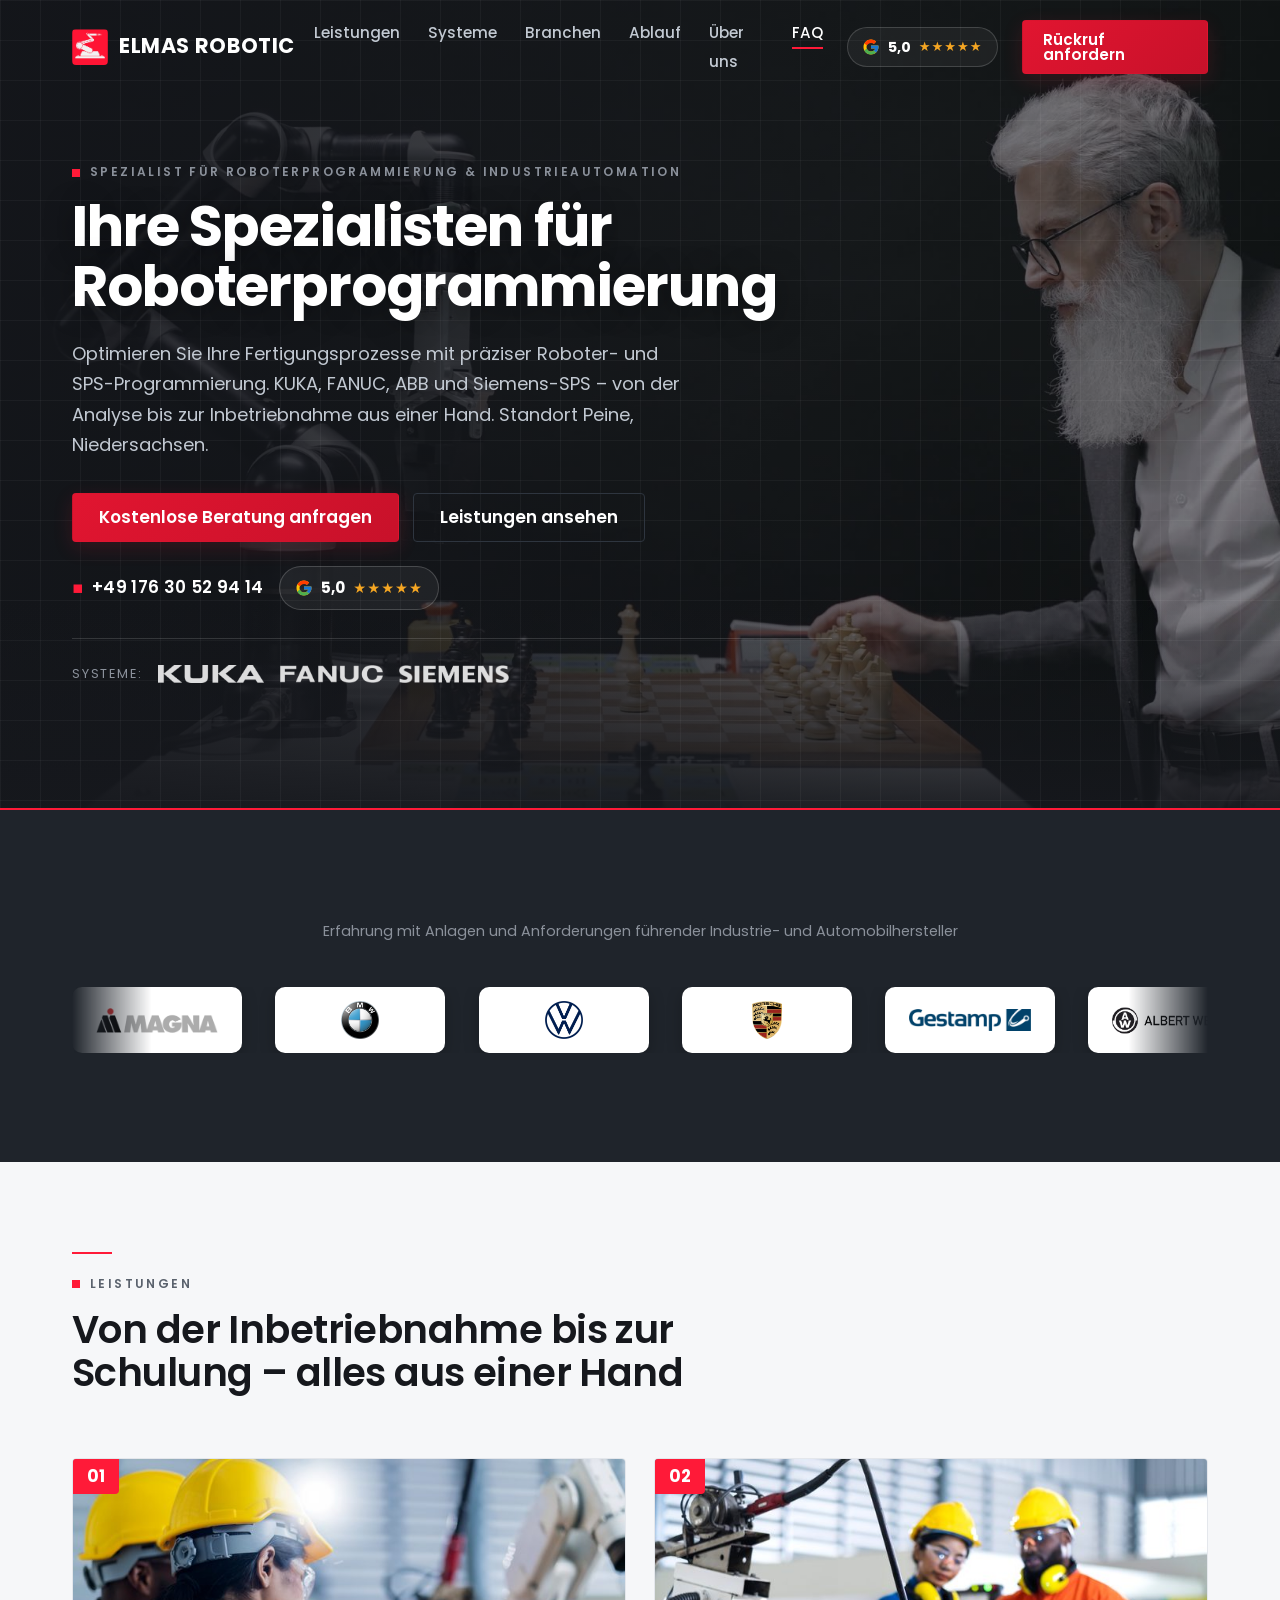
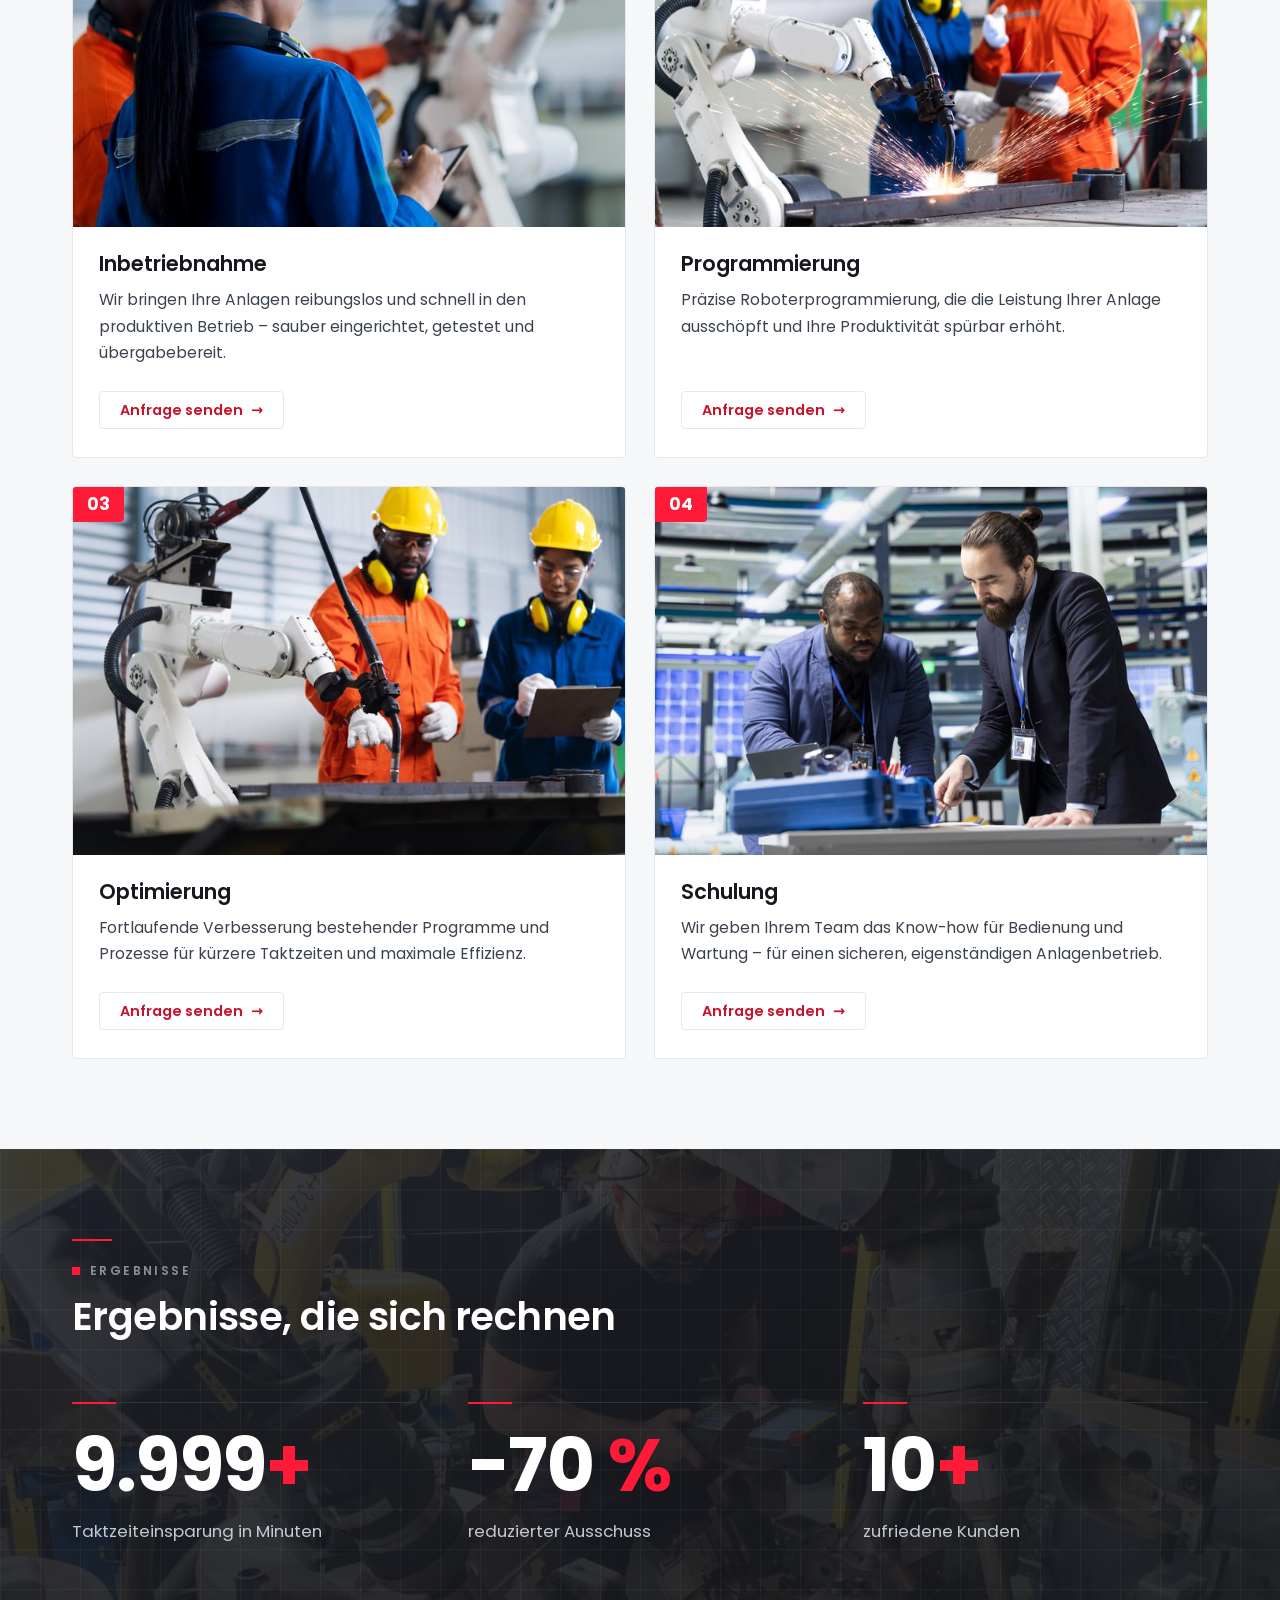
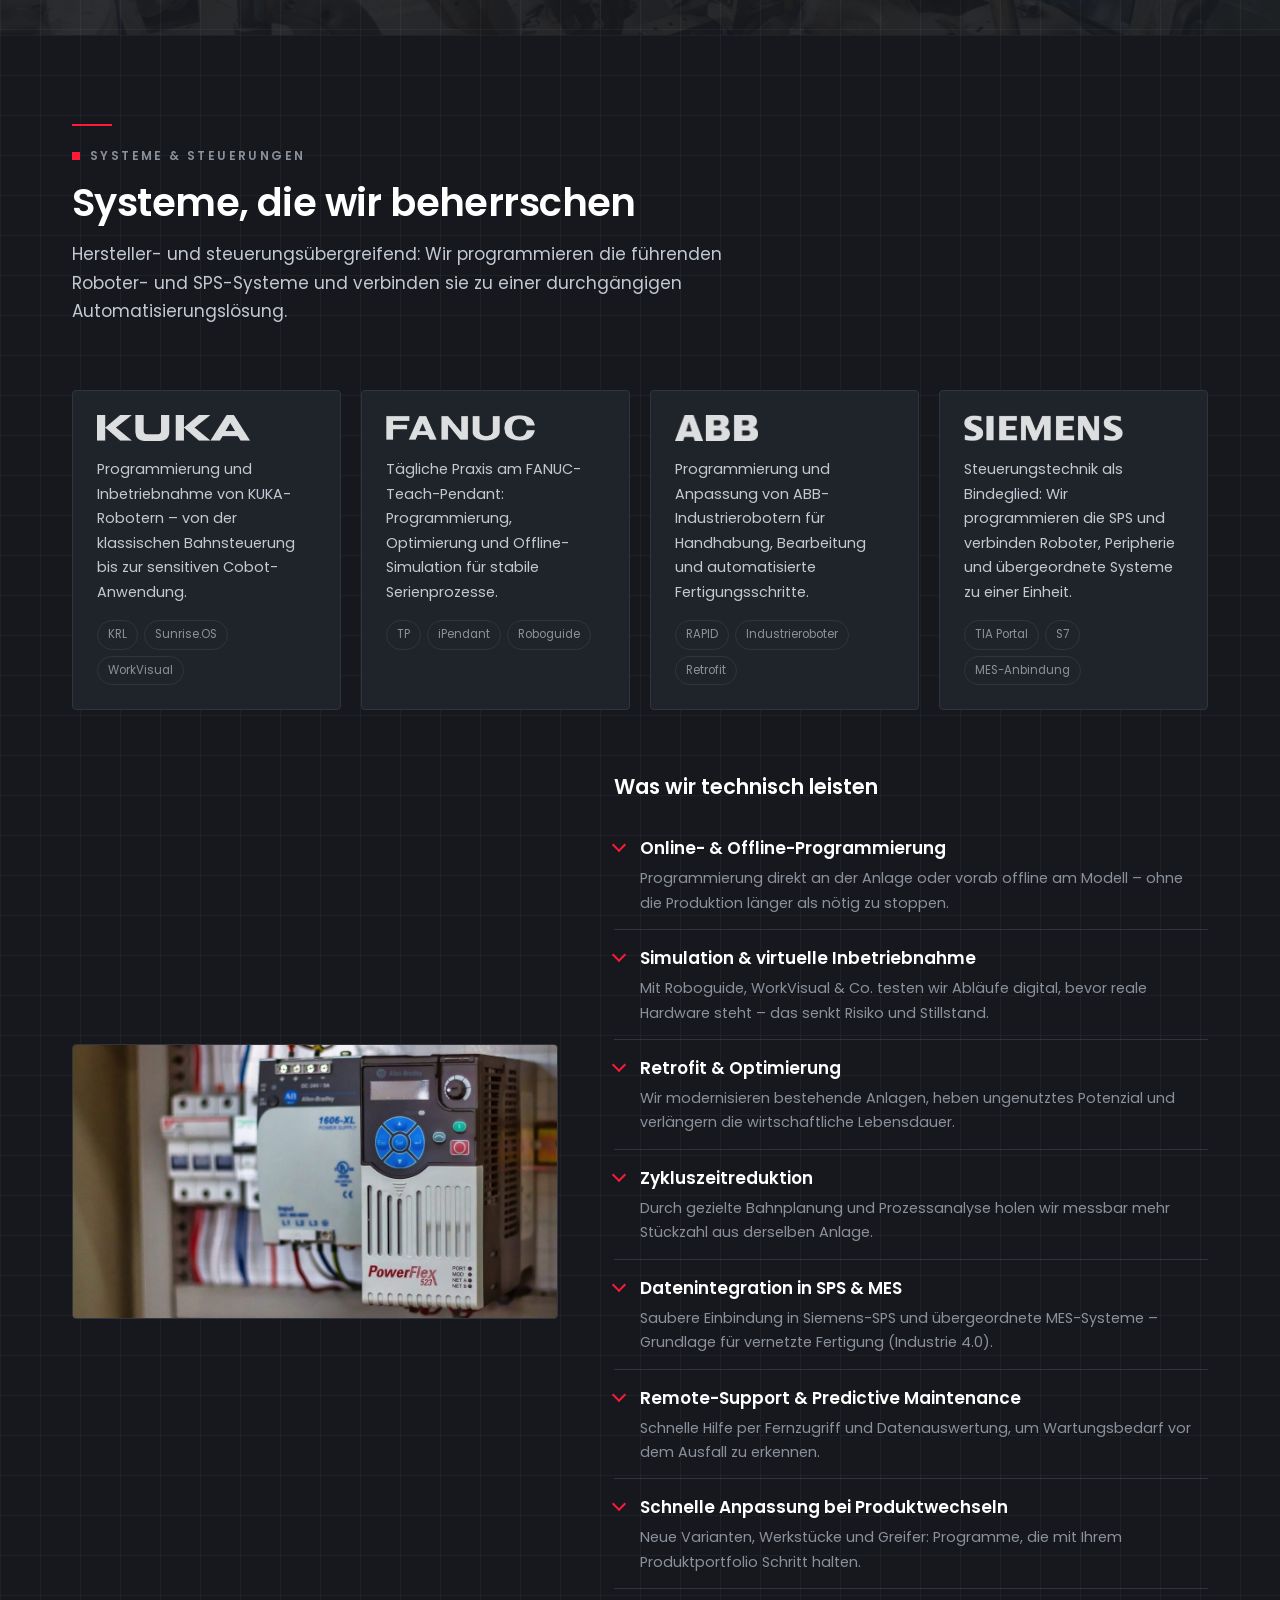
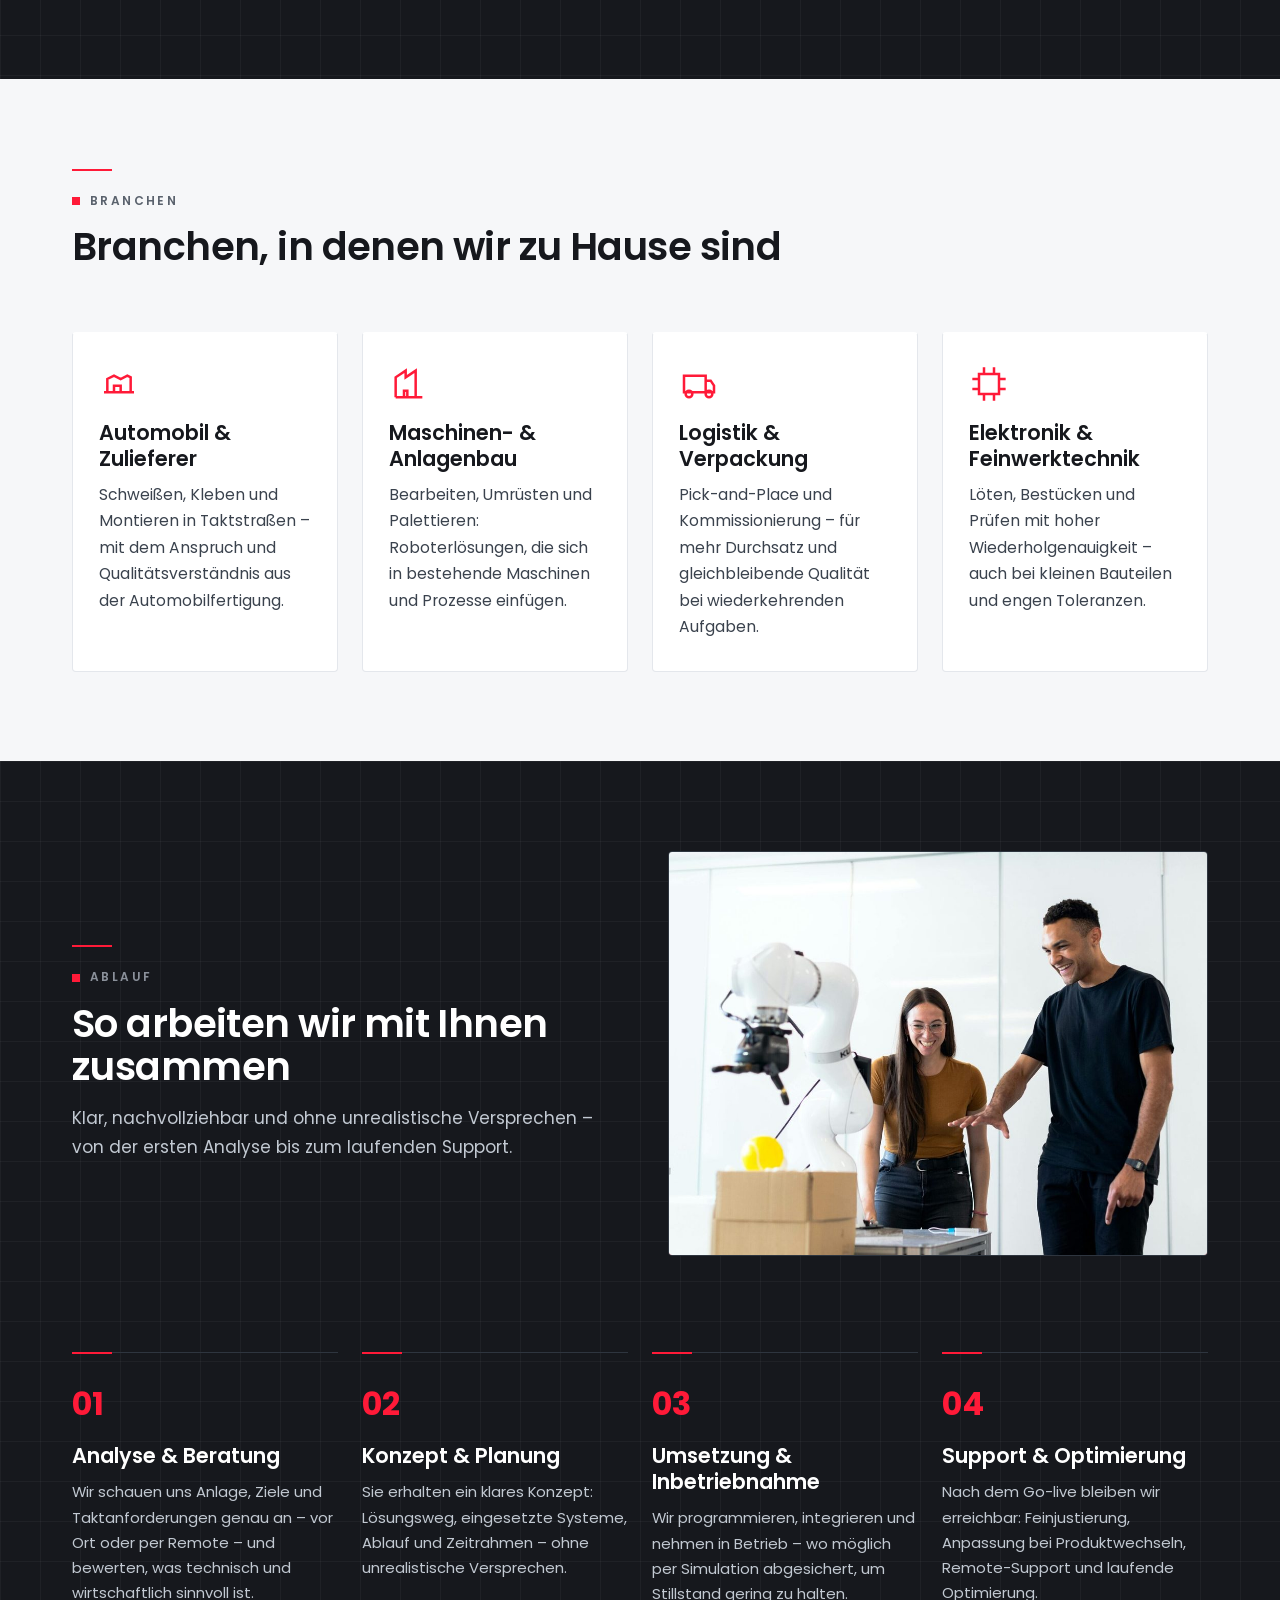
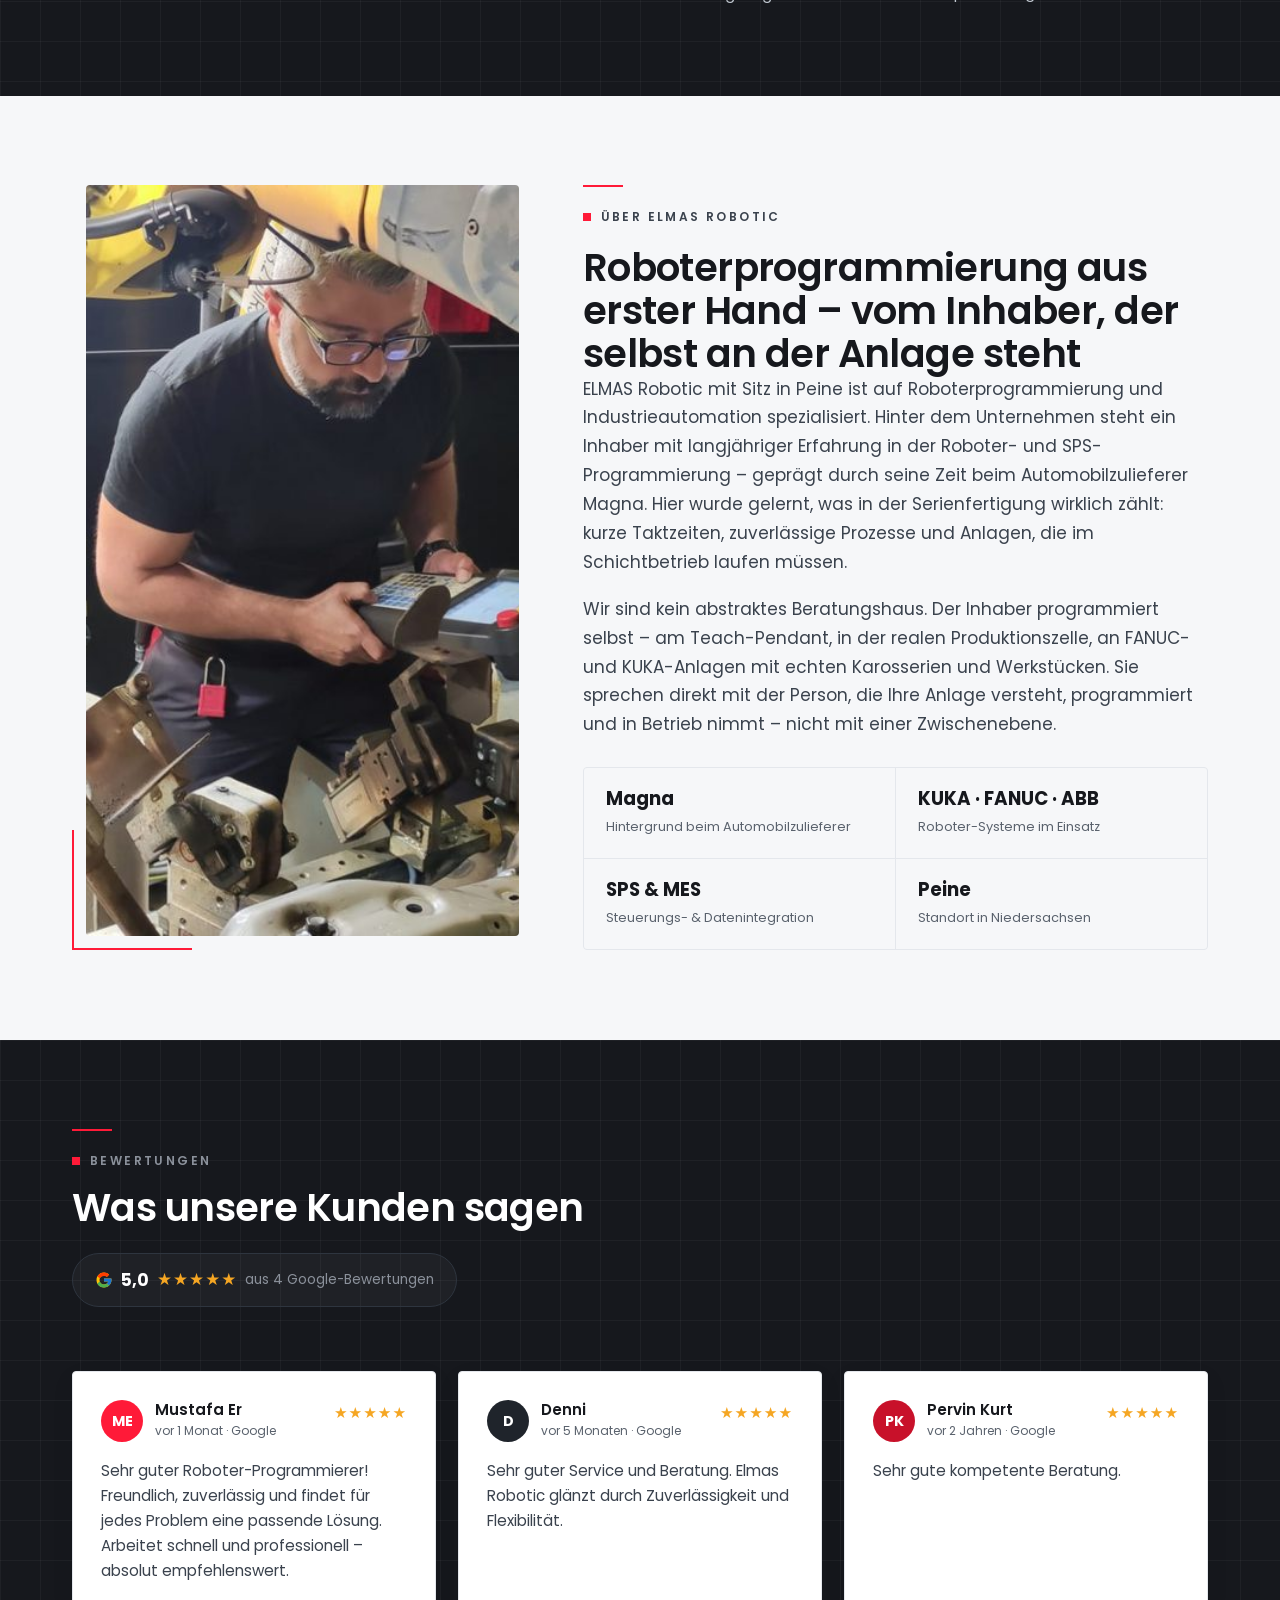
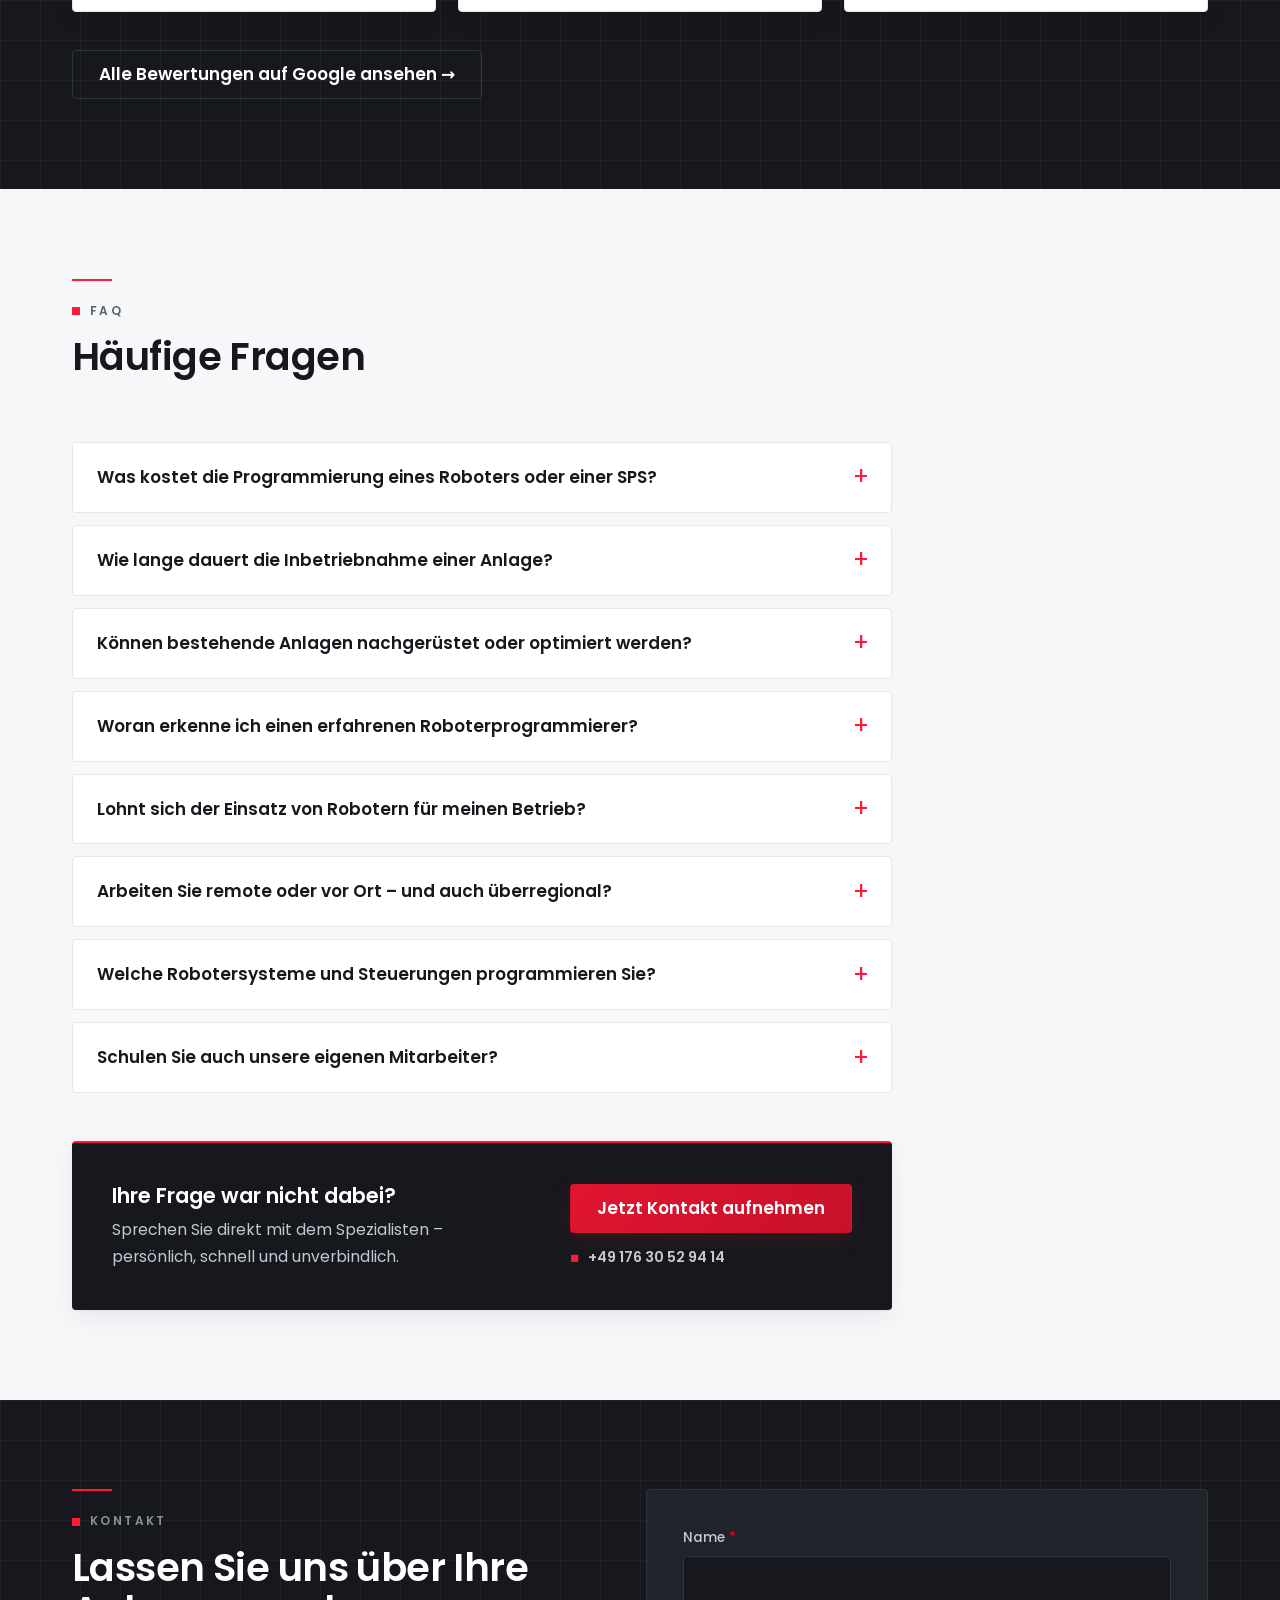
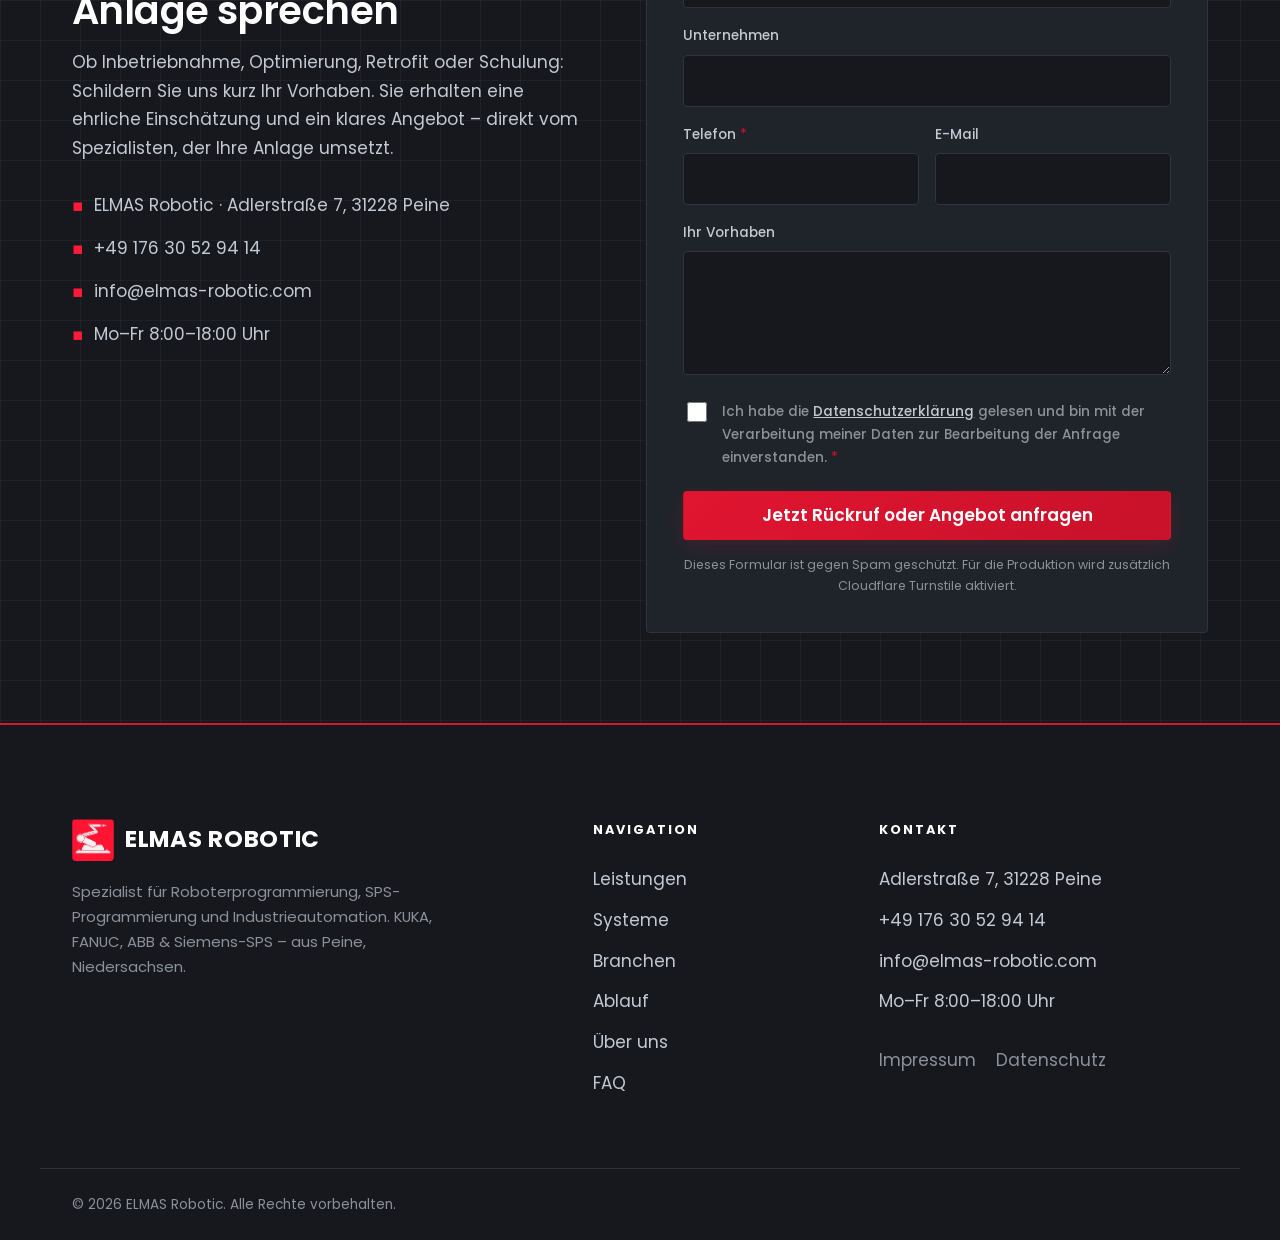
<file: index.html>
<!DOCTYPE html>
<html lang="de">
<head>
<meta charset="UTF-8">
<meta name="viewport" content="width=device-width, initial-scale=1.0">
<title>ELMAS Robotic | Roboterprogrammierung &amp; SPS-Programmierung in Niedersachsen</title>
<meta name="description" content="Spezialist für Roboterprogrammierung und Industrieautomation in Peine. KUKA-, FANUC- &amp; ABB-Programmierer, SPS-Programmierung (Siemens TIA Portal, S7), Inbetriebnahme, Retrofit &amp; Schulung. Industrieroboter programmieren lassen im Großraum Hannover, Wolfsburg &amp; Braunschweig.">
<meta name="theme-color" content="#16181D">
<link rel="canonical" href="https://elmas-robotic.com/">

<!-- Favicons -->
<link rel="icon" type="image/png" sizes="32x32" href="assets/favicon-32.png">
<link rel="icon" type="image/png" sizes="192x192" href="assets/favicon-192.png">
<link rel="apple-touch-icon" href="assets/apple-touch-icon.png">

<!-- Open Graph -->
<meta property="og:type" content="website">
<meta property="og:locale" content="de_DE">
<meta property="og:title" content="ELMAS Robotic | Roboterprogrammierung &amp; SPS in Niedersachsen">
<meta property="og:description" content="Roboterprogrammierung &amp; Industrieautomation aus Peine – KUKA, FANUC, ABB &amp; Siemens-SPS. Programmiert von einem Spezialisten, der selbst an der Anlage steht.">
<meta property="og:url" content="https://elmas-robotic.com/">
<meta property="og:image" content="https://elmas-robotic.com/assets/logo.png">
<meta name="twitter:card" content="summary_large_image">

<!-- Poppins ist self-hosted (DSGVO) und wird in styles.css via @font-face geladen -->
<link rel="stylesheet" href="styles.css?v=2">

<!-- JSON-LD: LocalBusiness -->
<script type="application/ld+json">
{
  "@context": "https://schema.org",
  "@type": "ProfessionalService",
  "name": "ELMAS Robotic",
  "description": "Spezialist für Roboterprogrammierung und Industrieautomation – KUKA, FANUC, ABB & Siemens-SPS, Inbetriebnahme, Retrofit & Schulung.",
  "url": "https://elmas-robotic.com/",
  "telephone": "+49 176 30 52 94 14",
  "email": "info@elmas-robotic.com",
  "image": "https://elmas-robotic.com/assets/logo.png",
  "address": {
    "@type": "PostalAddress",
    "streetAddress": "Adlerstraße 7",
    "postalCode": "31228",
    "addressLocality": "Peine",
    "addressRegion": "Niedersachsen",
    "addressCountry": "DE"
  },
  "areaServed": ["Niedersachsen", "Hannover", "Wolfsburg", "Braunschweig", "Peine"],
  "openingHoursSpecification": {
    "@type": "OpeningHoursSpecification",
    "dayOfWeek": ["Monday", "Tuesday", "Wednesday", "Thursday", "Friday"],
    "opens": "08:00",
    "closes": "18:00"
  },
  "knowsAbout": ["Roboterprogrammierung", "SPS-Programmierung", "KUKA", "FANUC", "ABB", "Siemens TIA Portal", "Industrieautomation", "Retrofit"],
  "aggregateRating": {"@type": "AggregateRating", "ratingValue": "5.0", "reviewCount": "4", "bestRating": "5"},
  "review": [
    {"@type": "Review", "author": {"@type": "Person", "name": "Mustafa Er"}, "reviewRating": {"@type": "Rating", "ratingValue": "5", "bestRating": "5"}, "reviewBody": "Sehr guter Roboter-Programmierer! Freundlich, zuverlässig und findet für jedes Problem eine passende Lösung. Arbeitet schnell und professionell – absolut empfehlenswert."},
    {"@type": "Review", "author": {"@type": "Person", "name": "Denni"}, "reviewRating": {"@type": "Rating", "ratingValue": "5", "bestRating": "5"}, "reviewBody": "Sehr guter Service und Beratung. Elmas Robotic glänzt durch Zuverlässigkeit und Flexibilität."},
    {"@type": "Review", "author": {"@type": "Person", "name": "Pervin Kurt"}, "reviewRating": {"@type": "Rating", "ratingValue": "5", "bestRating": "5"}, "reviewBody": "Sehr gute kompetente Beratung."}
  ]
}
</script>

<!-- JSON-LD: FAQPage -->
<script type="application/ld+json">
{
  "@context": "https://schema.org",
  "@type": "FAQPage",
  "mainEntity": [
    {"@type":"Question","name":"Was kostet die Programmierung eines Roboters oder einer SPS?","acceptedAnswer":{"@type":"Answer","text":"Die Kosten hängen stark von Aufgabe, System und Aufwand ab: Anzahl der Roboter, Komplexität der Bewegungen, Schnittstellen zur SPS und ob vor Ort oder per Offline-Programmierung gearbeitet wird. Nach einem kurzen Gespräch und einer Analyse Ihrer Anlage erhalten Sie ein klares, nachvollziehbares Angebot ohne versteckte Posten."}},
    {"@type":"Question","name":"Wie lange dauert die Inbetriebnahme einer Anlage?","acceptedAnswer":{"@type":"Answer","text":"Das hängt vom Umfang ab. Eine einzelne, klar umrissene Roboterzelle ist oft in wenigen Tagen einsatzbereit, komplexe vernetzte Anlagen benötigen mehr Zeit. Wo sinnvoll, sichern wir die Inbetriebnahme vorab durch Simulation und virtuelle Inbetriebnahme ab."}},
    {"@type":"Question","name":"Können bestehende Anlagen nachgerüstet oder optimiert werden?","acceptedAnswer":{"@type":"Answer","text":"Ja. Wir modernisieren vorhandene Roboter und Steuerungen (Retrofit), reduzieren Zykluszeiten und binden Anlagen in SPS- und MES-Systeme ein – Sie nutzen Ihre bestehende Technik weiter und steigern Produktivität und Verfügbarkeit."}},
    {"@type":"Question","name":"Woran erkenne ich einen erfahrenen Roboterprogrammierer?","acceptedAnswer":{"@type":"Answer","text":"An nachweisbarer Praxis an realen Anlagen, Hersteller-übergreifendem Know-how (KUKA, FANUC, ABB) und der Fähigkeit, Roboter und SPS sauber zusammenzubringen. Bei ELMAS Robotic programmiert der Inhaber selbst."}},
    {"@type":"Question","name":"Lohnt sich der Einsatz von Robotern für meinen Betrieb?","acceptedAnswer":{"@type":"Answer","text":"Robotereinsatz lohnt sich besonders bei wiederkehrenden, taktgebundenen oder belastenden Aufgaben sowie hohen Qualitätsanforderungen. Ob sich eine Automatisierung rechnet, klären wir seriös in der Analyse- und Beratungsphase."}},
    {"@type":"Question","name":"Arbeiten Sie remote oder vor Ort – und auch überregional?","acceptedAnswer":{"@type":"Answer","text":"Beides. Offline-Programmierung, Support und Optimierung erfolgen effizient per Remote; für Inbetriebnahmen sind wir vor Ort. Standort ist Peine in Niedersachsen; wir sind im Großraum Hannover, Wolfsburg und Braunschweig sowie überregional erreichbar."}},
    {"@type":"Question","name":"Welche Robotersysteme und Steuerungen programmieren Sie?","acceptedAnswer":{"@type":"Answer","text":"Hersteller-übergreifend KUKA (KRL, Sunrise.OS, WorkVisual), FANUC (TP, iPendant, Roboguide) und ABB. Auf Steuerungsseite Siemens-SPS (TIA Portal, S7) und weitere PLC-Systeme inkl. MES-Anbindung."}},
    {"@type":"Question","name":"Schulen Sie auch unsere eigenen Mitarbeiter?","acceptedAnswer":{"@type":"Answer","text":"Ja. Auf Wunsch schulen wir Ihr Team direkt an Ihrer Anlage in Bedienung, Anpassung und Wartung, damit Sie den Betrieb sicher beherrschen und unabhängiger werden."}}
  ]
}
</script>
</head>
<body>
<a class="skip-link" href="#main">Zum Inhalt springen</a>

<!-- ============ HEADER ============ -->
<header class="site-header" id="top">
  <div class="container header-inner">
    <a href="#top" class="brand" aria-label="ELMAS Robotic — Startseite">
      <img src="assets/icon.png" alt="" class="brand-icon" width="182" height="182" aria-hidden="true">
      <span class="brand-name">ELMAS ROBOTIC</span>
    </a>
    <nav class="nav" aria-label="Hauptnavigation">
      <ul class="nav-list">
        <li><a href="#leistungen">Leistungen</a></li>
        <li><a href="#systeme">Systeme</a></li>
        <li><a href="#branchen">Branchen</a></li>
        <li><a href="#ablauf">Ablauf</a></li>
        <li><a href="#ueber-uns">Über uns</a></li>
        <li><a href="#faq">FAQ</a></li>
      </ul>
    </nav>
    <a class="g-rating g-rating--head" href="https://www.google.com/search?q=Elmas+Robotic+Peine" target="_blank" rel="noopener" aria-label="5,0 von 5 Sternen bei Google – Bewertungen ansehen">
      <svg class="g-logo" viewBox="0 0 48 48" aria-hidden="true"><path fill="#FFC107" d="M43.6 20.1H42V20H24v8h11.3c-1.6 4.7-6.1 8-11.3 8-6.6 0-12-5.4-12-12s5.4-12 12-12c3.1 0 5.8 1.2 7.9 3l5.7-5.7C34.1 6.1 29.3 4 24 4 12.9 4 4 12.9 4 24s8.9 20 20 20 20-8.9 20-20c0-1.3-.1-2.6-.4-3.9z"/><path fill="#FF3D00" d="M6.3 14.7l6.6 4.8C14.7 16 19 13 24 13c3.1 0 5.8 1.2 7.9 3l5.7-5.7C34.1 6.1 29.3 4 24 4c-7.7 0-14.3 4.4-17.7 10.7z"/><path fill="#4CAF50" d="M24 44c5.2 0 9.9-2 13.4-5.2l-6.2-5.2c-2 1.5-4.5 2.4-7.2 2.4-5.2 0-9.6-3.3-11.3-7.9l-6.5 5C9.5 39.5 16.2 44 24 44z"/><path fill="#1976D2" d="M43.6 20.1H42V20H24v8h11.3c-.8 2.2-2.2 4.1-4.1 5.5l6.2 5.2c-.4.4 6.6-4.8 6.6-14.7 0-1.3-.1-2.6-.4-3.9z"/></svg>
      <span class="g-score">5,0</span>
      <span class="g-stars" aria-hidden="true">★★★★★</span>
    </a>
    <a href="#kontakt" class="btn btn-primary header-cta">Rückruf anfordern</a>
    <a href="tel:+4917630529414" class="mobile-call" aria-label="Jetzt anrufen: +49 176 30 52 94 14">
      <svg viewBox="0 0 24 24" fill="none" stroke="currentColor" stroke-width="2" aria-hidden="true"><path d="M22 16.92v3a2 2 0 0 1-2.18 2 19.8 19.8 0 0 1-8.63-3.07 19.5 19.5 0 0 1-6-6 19.8 19.8 0 0 1-3.07-8.67A2 2 0 0 1 4.11 2h3a2 2 0 0 1 2 1.72c.13.96.36 1.9.7 2.81a2 2 0 0 1-.45 2.11L8.09 9.91a16 16 0 0 0 6 6l1.27-1.27a2 2 0 0 1 2.11-.45c.91.34 1.85.57 2.81.7A2 2 0 0 1 22 16.92z"/></svg>
    </a>
    <button class="nav-toggle" aria-label="Menü öffnen" aria-expanded="false" aria-controls="mobile-nav">
      <span></span><span></span><span></span>
    </button>
  </div>
  <!-- Mobile nav -->
  <div class="mobile-nav" id="mobile-nav" hidden>
    <ul>
      <li><a href="#leistungen">Leistungen</a></li>
      <li><a href="#systeme">Systeme</a></li>
      <li><a href="#branchen">Branchen</a></li>
      <li><a href="#ablauf">Ablauf</a></li>
      <li><a href="#ueber-uns">Über uns</a></li>
      <li><a href="#bewertungen">Bewertungen</a></li>
      <li><a href="#faq">FAQ</a></li>
      <li><a href="#kontakt" class="btn btn-primary">Rückruf anfordern</a></li>
    </ul>
  </div>
</header>

<main id="main">

  <!-- ============ HERO (Video-Hintergrund) ============ -->
  <section class="hero" id="start">
    <div class="hero-bg" aria-hidden="true">
      <video class="hero-video" autoplay muted loop playsinline preload="metadata" poster="assets/hero-poster.jpg">
        <source src="assets/hero-bg-1080.mp4" type="video/mp4">
      </video>
      <div class="hero-overlay"></div>
      <div class="grid-overlay"></div>
    </div>
    <div class="container hero-inner">
      <div class="hero-text">
        <p class="eyebrow eyebrow-light">Spezialist für Roboterprogrammierung &amp; Industrieautomation</p>
        <h1>Ihre Spezialisten für <span class="hl-w">Roboter&shy;programmierung</span></h1>
        <p class="hero-sub">Optimieren Sie Ihre Fertigungsprozesse mit präziser Roboter- und SPS-Programmierung. KUKA, FANUC, ABB und Siemens-SPS – von der Analyse bis zur Inbetriebnahme aus einer Hand. Standort Peine, Niedersachsen.</p>
        <div class="hero-cta">
          <a href="#kontakt" class="btn btn-primary">Kostenlose Beratung anfragen</a>
          <a href="#leistungen" class="btn btn-ghost">Leistungen ansehen</a>
        </div>
        <div class="hero-meta">
          <a href="tel:+4917630529414" class="hero-phone"><span aria-hidden="true">▪</span> +49 176 30 52 94 14</a>
          <a class="g-rating g-rating--hero" href="https://www.google.com/search?q=Elmas+Robotic+Peine" target="_blank" rel="noopener" aria-label="5,0 von 5 Sternen bei Google">
            <svg class="g-logo" viewBox="0 0 48 48" aria-hidden="true"><path fill="#FFC107" d="M43.6 20.1H42V20H24v8h11.3c-1.6 4.7-6.1 8-11.3 8-6.6 0-12-5.4-12-12s5.4-12 12-12c3.1 0 5.8 1.2 7.9 3l5.7-5.7C34.1 6.1 29.3 4 24 4 12.9 4 4 12.9 4 24s8.9 20 20 20 20-8.9 20-20c0-1.3-.1-2.6-.4-3.9z"/><path fill="#FF3D00" d="M6.3 14.7l6.6 4.8C14.7 16 19 13 24 13c3.1 0 5.8 1.2 7.9 3l5.7-5.7C34.1 6.1 29.3 4 24 4c-7.7 0-14.3 4.4-17.7 10.7z"/><path fill="#4CAF50" d="M24 44c5.2 0 9.9-2 13.4-5.2l-6.2-5.2c-2 1.5-4.5 2.4-7.2 2.4-5.2 0-9.6-3.3-11.3-7.9l-6.5 5C9.5 39.5 16.2 44 24 44z"/><path fill="#1976D2" d="M43.6 20.1H42V20H24v8h11.3c-.8 2.2-2.2 4.1-4.1 5.5l6.2 5.2c-.4.4 6.6-4.8 6.6-14.7 0-1.3-.1-2.6-.4-3.9z"/></svg>
            <span class="g-score">5,0</span><span class="g-stars" aria-hidden="true">★★★★★</span>
          </a>
        </div>
        <div class="hero-trust">
          <span>Systeme:</span>
          <img src="assets/gray/brand-kuka-gray.png" alt="KUKA" height="18">
          <img src="assets/gray/brand-fanuc-gray.png" alt="FANUC" height="18">
          <img src="assets/gray/brand-siemens-gray.png" alt="Siemens" height="18">
        </div>
      </div>
    </div>
  </section>

  <!-- ============ TRUST BAND ============ -->
  <section class="trust">
    <div class="container">
      <p class="trust-caption">Erfahrung mit Anlagen und Anforderungen führender Industrie- und Automobilhersteller</p>
      <div class="marquee" aria-label="Marken und Hersteller, mit deren Anlagen und Anforderungen wir Erfahrung haben">
        <div class="marquee-track">
          <span class="m-item"><img src="assets/ref-magna.png" alt="Magna"></span>
          <span class="m-item"><img src="assets/ref-bmw.png" alt="BMW"></span>
          <span class="m-item"><img src="assets/ref-vw.png" alt="Volkswagen"></span>
          <span class="m-item"><img src="assets/ref-porsche.png" alt="Porsche"></span>
          <span class="m-item"><img src="assets/ref-gestamp.png" alt="Gestamp"></span>
          <span class="m-item"><img src="assets/ref-albertweber.png" alt="Albert Weber"></span>
          <span class="m-item"><img src="assets/brand-siemens.png" alt="Siemens"></span>
          <span class="m-item"><img src="assets/brand-plc.png" alt="PLC Systems Inc."></span>
          <span class="m-item" aria-hidden="true"><img src="assets/ref-magna.png" alt=""></span>
          <span class="m-item" aria-hidden="true"><img src="assets/ref-bmw.png" alt=""></span>
          <span class="m-item" aria-hidden="true"><img src="assets/ref-vw.png" alt=""></span>
          <span class="m-item" aria-hidden="true"><img src="assets/ref-porsche.png" alt=""></span>
          <span class="m-item" aria-hidden="true"><img src="assets/ref-gestamp.png" alt=""></span>
          <span class="m-item" aria-hidden="true"><img src="assets/ref-albertweber.png" alt=""></span>
          <span class="m-item" aria-hidden="true"><img src="assets/brand-siemens.png" alt=""></span>
          <span class="m-item" aria-hidden="true"><img src="assets/brand-plc.png" alt=""></span>
        </div>
      </div>
    </div>
  </section>

  <!-- ============ LEISTUNGEN ============ -->
  <section class="sec sec-light" id="leistungen">
    <div class="container">
      <header class="sec-head reveal">
        <span class="rule" aria-hidden="true"></span>
        <p class="eyebrow">Leistungen</p>
        <h2>Von der Inbetriebnahme bis zur Schulung – alles aus einer Hand</h2>
      </header>
      <div class="services-grid">
        <article class="svc-card reveal">
          <div class="svc-media">
            <span class="idx">01</span>
            <img src="assets/svc-inbetriebnahme-1280.jpg" srcset="assets/svc-inbetriebnahme-700.jpg 700w, assets/svc-inbetriebnahme-1280.jpg 1280w" sizes="(max-width:760px) 100vw, 50vw" alt="Zwei Techniker in Schutzkleidung nehmen eine Roboteranlage in Betrieb" width="1280" height="854" loading="lazy">
          </div>
          <div class="svc-body">
            <h3>Inbetriebnahme</h3>
            <p>Wir bringen Ihre Anlagen reibungslos und schnell in den produktiven Betrieb – sauber eingerichtet, getestet und übergabebereit.</p>
            <a href="#kontakt" class="svc-cta">Anfrage senden <span aria-hidden="true">→</span></a>
          </div>
        </article>
        <article class="svc-card reveal">
          <div class="svc-media">
            <span class="idx">02</span>
            <img src="assets/svc-programmierung-1280.jpg" srcset="assets/svc-programmierung-700.jpg 700w, assets/svc-programmierung-1280.jpg 1280w" sizes="(max-width:760px) 100vw, 50vw" alt="Roboterprogrammierung an einer Schweißzelle mit Funkenflug" width="1280" height="854" loading="lazy">
          </div>
          <div class="svc-body">
            <h3>Programmierung</h3>
            <p>Präzise Roboterprogrammierung, die die Leistung Ihrer Anlage ausschöpft und Ihre Produktivität spürbar erhöht.</p>
            <a href="#kontakt" class="svc-cta">Anfrage senden <span aria-hidden="true">→</span></a>
          </div>
        </article>
        <article class="svc-card reveal">
          <div class="svc-media">
            <span class="idx">03</span>
            <img src="assets/svc-optimierung-1280.jpg" srcset="assets/svc-optimierung-700.jpg 700w, assets/svc-optimierung-1280.jpg 1280w" sizes="(max-width:760px) 100vw, 50vw" alt="Optimierung und Prüfung einer laufenden Roboteranlage" width="1280" height="854" loading="lazy">
          </div>
          <div class="svc-body">
            <h3>Optimierung</h3>
            <p>Fortlaufende Verbesserung bestehender Programme und Prozesse für kürzere Taktzeiten und maximale Effizienz.</p>
            <a href="#kontakt" class="svc-cta">Anfrage senden <span aria-hidden="true">→</span></a>
          </div>
        </article>
        <article class="svc-card reveal">
          <div class="svc-media">
            <span class="idx">04</span>
            <img src="assets/svc-schulung-1280.jpg" srcset="assets/svc-schulung-700.jpg 700w, assets/svc-schulung-1280.jpg 1280w" sizes="(max-width:760px) 100vw, 50vw" alt="Wissensvermittlung und Schulung von Mitarbeitern am Arbeitsplatz" width="1280" height="853" loading="lazy">
          </div>
          <div class="svc-body">
            <h3>Schulung</h3>
            <p>Wir geben Ihrem Team das Know-how für Bedienung und Wartung – für einen sicheren, eigenständigen Anlagenbetrieb.</p>
            <a href="#kontakt" class="svc-cta">Anfrage senden <span aria-hidden="true">→</span></a>
          </div>
        </article>
      </div>
    </div>
  </section>

  <!-- ============ ERGEBNISSE (KPIs) ============ -->
  <section class="sec sec-dark stats-band" id="ergebnisse">
    <div class="stats-bg" aria-hidden="true"></div>
    <div class="container">
      <header class="sec-head reveal">
        <span class="rule" aria-hidden="true"></span>
        <p class="eyebrow eyebrow-light">Ergebnisse</p>
        <h2>Ergebnisse, die sich rechnen</h2>
      </header>
      <div class="stats-grid">
        <div class="kpi reveal">
          <span class="kpi-num"><span class="kpi-v" data-to="9999" data-fmt="thousand">0</span><span class="kpi-u">+</span></span>
          <span class="kpi-label">Taktzeiteinsparung in Minuten</span>
        </div>
        <div class="kpi reveal">
          <span class="kpi-num"><span class="kpi-v" data-to="-70">0</span><span class="kpi-u">&nbsp;%</span></span>
          <span class="kpi-label">reduzierter Ausschuss</span>
        </div>
        <div class="kpi reveal">
          <span class="kpi-num"><span class="kpi-v" data-to="10">0</span><span class="kpi-u">+</span></span>
          <span class="kpi-label">zufriedene Kunden</span>
        </div>
      </div>
    </div>
  </section>

  <!-- ============ SYSTEME & FÄHIGKEITEN ============ -->
  <section class="sec sec-dark grid-bg" id="systeme">
    <div class="container">
      <header class="sec-head reveal">
        <span class="rule" aria-hidden="true"></span>
        <p class="eyebrow eyebrow-light">Systeme &amp; Steuerungen</p>
        <h2>Systeme, die wir beherrschen</h2>
        <p class="sec-sub">Hersteller- und steuerungsübergreifend: Wir programmieren die führenden Roboter- und SPS-Systeme und verbinden sie zu einer durchgängigen Automatisierungslösung.</p>
      </header>

      <div class="systems-grid">
        <article class="sys-card reveal">
          <img class="sys-logo g" src="assets/gray/brand-kuka-gray.png" alt="KUKA"><img class="sys-logo c" src="assets/brand-kuka.png" alt="" aria-hidden="true">
          <p>Programmierung und Inbetriebnahme von KUKA-Robotern – von der klassischen Bahnsteuerung bis zur sensitiven Cobot-Anwendung.</p>
          <ul class="tags"><li>KRL</li><li>Sunrise.OS</li><li>WorkVisual</li></ul>
        </article>
        <article class="sys-card reveal">
          <img class="sys-logo g" src="assets/gray/brand-fanuc-gray.png" alt="FANUC"><img class="sys-logo c" src="assets/brand-fanuc.png" alt="" aria-hidden="true">
          <p>Tägliche Praxis am FANUC-Teach-Pendant: Programmierung, Optimierung und Offline-Simulation für stabile Serienprozesse.</p>
          <ul class="tags"><li>TP</li><li>iPendant</li><li>Roboguide</li></ul>
        </article>
        <article class="sys-card reveal">
          <img class="sys-logo g" src="assets/brand-abb.png" alt="ABB">
          <p>Programmierung und Anpassung von ABB-Industrierobotern für Handhabung, Bearbeitung und automatisierte Fertigungsschritte.</p>
          <ul class="tags"><li>RAPID</li><li>Industrieroboter</li><li>Retrofit</li></ul>
        </article>
        <article class="sys-card reveal">
          <img class="sys-logo g" src="assets/gray/brand-siemens-gray.png" alt="Siemens"><img class="sys-logo c" src="assets/brand-siemens.png" alt="" aria-hidden="true">
          <p>Steuerungstechnik als Bindeglied: Wir programmieren die SPS und verbinden Roboter, Peripherie und übergeordnete Systeme zu einer Einheit.</p>
          <ul class="tags"><li>TIA Portal</li><li>S7</li><li>MES-Anbindung</li></ul>
        </article>
      </div>

      <div class="caps-split">
        <div class="caps-media reveal">
          <img src="assets/photo-robot1-1100.jpg" alt="Industrielle SPS- und Steuerungstechnik im Schaltschrank" width="1100" height="620" loading="lazy">
        </div>
        <div class="caps-text reveal">
          <h3>Was wir technisch leisten</h3>
          <ul class="caps-list">
            <li><strong>Online- &amp; Offline-Programmierung</strong><span>Programmierung direkt an der Anlage oder vorab offline am Modell – ohne die Produktion länger als nötig zu stoppen.</span></li>
            <li><strong>Simulation &amp; virtuelle Inbetriebnahme</strong><span>Mit Roboguide, WorkVisual &amp; Co. testen wir Abläufe digital, bevor reale Hardware steht – das senkt Risiko und Stillstand.</span></li>
            <li><strong>Retrofit &amp; Optimierung</strong><span>Wir modernisieren bestehende Anlagen, heben ungenutztes Potenzial und verlängern die wirtschaftliche Lebensdauer.</span></li>
            <li><strong>Zykluszeitreduktion</strong><span>Durch gezielte Bahnplanung und Prozessanalyse holen wir messbar mehr Stückzahl aus derselben Anlage.</span></li>
            <li><strong>Datenintegration in SPS &amp; MES</strong><span>Saubere Einbindung in Siemens-SPS und übergeordnete MES-Systeme – Grundlage für vernetzte Fertigung (Industrie 4.0).</span></li>
            <li><strong>Remote-Support &amp; Predictive Maintenance</strong><span>Schnelle Hilfe per Fernzugriff und Datenauswertung, um Wartungsbedarf vor dem Ausfall zu erkennen.</span></li>
            <li><strong>Schnelle Anpassung bei Produktwechseln</strong><span>Neue Varianten, Werkstücke und Greifer: Programme, die mit Ihrem Produktportfolio Schritt halten.</span></li>
          </ul>
        </div>
      </div>
    </div>
  </section>

  <!-- ============ BRANCHEN ============ -->
  <section class="sec sec-light" id="branchen">
    <div class="container">
      <header class="sec-head reveal">
        <span class="rule" aria-hidden="true"></span>
        <p class="eyebrow">Branchen</p>
        <h2>Branchen, in denen wir zu Hause sind</h2>
      </header>
      <div class="cards-4">
        <article class="card card-ind reveal">
          <span class="card-ic" aria-hidden="true"><svg viewBox="0 0 24 24" fill="none" stroke="currentColor" stroke-width="1.5"><path d="M3 17h18M5 17V9l4-2 4 2 4-2 2 1v9M9 17v-4h4v4"/></svg></span>
          <h3>Automobil &amp; Zulieferer</h3>
          <p>Schweißen, Kleben und Montieren in Taktstraßen – mit dem Anspruch und Qualitätsverständnis aus der Automobilfertigung.</p>
        </article>
        <article class="card card-ind reveal">
          <span class="card-ic" aria-hidden="true"><svg viewBox="0 0 24 24" fill="none" stroke="currentColor" stroke-width="1.5"><path d="M4 20V8l6-4v4l6-4v16M4 20h16M9 20v-4h2v4"/></svg></span>
          <h3>Maschinen- &amp; Anlagenbau</h3>
          <p>Bearbeiten, Umrüsten und Palettieren: Roboterlösungen, die sich in bestehende Maschinen und Prozesse einfügen.</p>
        </article>
        <article class="card card-ind reveal">
          <span class="card-ic" aria-hidden="true"><svg viewBox="0 0 24 24" fill="none" stroke="currentColor" stroke-width="1.5"><path d="M3 7h13v10H3zM16 10h3l2 3v4h-5M6 20a2 2 0 100-4 2 2 0 000 4zM18 20a2 2 0 100-4 2 2 0 000 4z"/></svg></span>
          <h3>Logistik &amp; Verpackung</h3>
          <p>Pick-and-Place und Kommissionierung – für mehr Durchsatz und gleichbleibende Qualität bei wiederkehrenden Aufgaben.</p>
        </article>
        <article class="card card-ind reveal">
          <span class="card-ic" aria-hidden="true"><svg viewBox="0 0 24 24" fill="none" stroke="currentColor" stroke-width="1.5"><path d="M9 2v4M15 2v4M9 18v4M15 18v4M2 9h4M2 15h4M18 9h4M18 15h4M6 6h12v12H6z"/></svg></span>
          <h3>Elektronik &amp; Feinwerktechnik</h3>
          <p>Löten, Bestücken und Prüfen mit hoher Wiederholgenauigkeit – auch bei kleinen Bauteilen und engen Toleranzen.</p>
        </article>
      </div>
    </div>
  </section>

  <!-- ============ ABLAUF ============ -->
  <section class="sec sec-dark grid-bg" id="ablauf">
    <div class="container">
      <div class="ablauf-head">
        <header class="sec-head reveal">
          <span class="rule" aria-hidden="true"></span>
          <p class="eyebrow eyebrow-light">Ablauf</p>
          <h2>So arbeiten wir mit Ihnen zusammen</h2>
          <p class="sec-sub">Klar, nachvollziehbar und ohne unrealistische Versprechen – von der ersten Analyse bis zum laufenden Support.</p>
        </header>
        <div class="ablauf-media reveal">
          <img src="assets/photo-engineer-1400.jpg" alt="Beratung und Schulung an einem kollaborativen Roboter" width="1400" height="789" loading="lazy">
        </div>
      </div>
      <ol class="steps">
        <li class="step reveal"><span class="step-num">01</span><h3>Analyse &amp; Beratung</h3><p>Wir schauen uns Anlage, Ziele und Taktanforderungen genau an – vor Ort oder per Remote – und bewerten, was technisch und wirtschaftlich sinnvoll ist.</p></li>
        <li class="step reveal"><span class="step-num">02</span><h3>Konzept &amp; Planung</h3><p>Sie erhalten ein klares Konzept: Lösungsweg, eingesetzte Systeme, Ablauf und Zeitrahmen – ohne unrealistische Versprechen.</p></li>
        <li class="step reveal"><span class="step-num">03</span><h3>Umsetzung &amp; Inbetriebnahme</h3><p>Wir programmieren, integrieren und nehmen in Betrieb – wo möglich per Simulation abgesichert, um Stillstand gering zu halten.</p></li>
        <li class="step reveal"><span class="step-num">04</span><h3>Support &amp; Optimierung</h3><p>Nach dem Go-live bleiben wir erreichbar: Feinjustierung, Anpassung bei Produktwechseln, Remote-Support und laufende Optimierung.</p></li>
      </ol>
    </div>
  </section>

  <!-- ============ ÜBER UNS ============ -->
  <section class="sec sec-light" id="ueber-uns">
    <div class="container about-grid">
      <div class="about-media reveal">
        <img src="assets/photo-real-1400.jpg" alt="Inhaber von ELMAS Robotic bei der Programmierung an einem FANUC-Teach-Pendant in einer Produktionszelle" width="1400" height="630" loading="lazy">
      </div>
      <div class="about-text reveal">
        <span class="rule" aria-hidden="true"></span>
        <p class="eyebrow">Über ELMAS Robotic</p>
        <h2>Roboterprogrammierung aus erster Hand – vom Inhaber, der selbst an der Anlage steht</h2>
        <p>ELMAS Robotic mit Sitz in Peine ist auf Roboterprogrammierung und Industrieautomation spezialisiert. Hinter dem Unternehmen steht ein Inhaber mit langjähriger Erfahrung in der Roboter- und SPS-Programmierung – geprägt durch seine Zeit beim Automobilzulieferer Magna. Hier wurde gelernt, was in der Serienfertigung wirklich zählt: kurze Taktzeiten, zuverlässige Prozesse und Anlagen, die im Schichtbetrieb laufen müssen.</p>
        <p>Wir sind kein abstraktes Beratungshaus. Der Inhaber programmiert selbst – am Teach-Pendant, in der realen Produktionszelle, an FANUC- und KUKA-Anlagen mit echten Karosserien und Werkstücken. Sie sprechen direkt mit der Person, die Ihre Anlage versteht, programmiert und in Betrieb nimmt – nicht mit einer Zwischenebene.</p>
        <ul class="stats">
          <li><span class="stat-num">Magna</span><span class="stat-lbl">Hintergrund beim Automobilzulieferer</span></li>
          <li><span class="stat-num">KUKA · FANUC · ABB</span><span class="stat-lbl">Roboter-Systeme im Einsatz</span></li>
          <li><span class="stat-num">SPS &amp; MES</span><span class="stat-lbl">Steuerungs- &amp; Datenintegration</span></li>
          <li><span class="stat-num">Peine</span><span class="stat-lbl">Standort in Niedersachsen</span></li>
        </ul>
      </div>
    </div>
  </section>

  <!-- ============ BEWERTUNGEN ============ -->
  <section class="sec sec-dark grid-bg" id="bewertungen">
    <div class="container">
      <header class="sec-head reveal">
        <span class="rule" aria-hidden="true"></span>
        <p class="eyebrow eyebrow-light">Bewertungen</p>
        <h2>Was unsere Kunden sagen</h2>
        <a class="g-rating g-rating--lg" href="https://www.google.com/search?q=Elmas+Robotic+Peine" target="_blank" rel="noopener" aria-label="5,0 von 5 Sternen aus 4 Google-Bewertungen">
          <svg class="g-logo" viewBox="0 0 48 48" aria-hidden="true"><path fill="#FFC107" d="M43.6 20.1H42V20H24v8h11.3c-1.6 4.7-6.1 8-11.3 8-6.6 0-12-5.4-12-12s5.4-12 12-12c3.1 0 5.8 1.2 7.9 3l5.7-5.7C34.1 6.1 29.3 4 24 4 12.9 4 4 12.9 4 24s8.9 20 20 20 20-8.9 20-20c0-1.3-.1-2.6-.4-3.9z"/><path fill="#FF3D00" d="M6.3 14.7l6.6 4.8C14.7 16 19 13 24 13c3.1 0 5.8 1.2 7.9 3l5.7-5.7C34.1 6.1 29.3 4 24 4c-7.7 0-14.3 4.4-17.7 10.7z"/><path fill="#4CAF50" d="M24 44c5.2 0 9.9-2 13.4-5.2l-6.2-5.2c-2 1.5-4.5 2.4-7.2 2.4-5.2 0-9.6-3.3-11.3-7.9l-6.5 5C9.5 39.5 16.2 44 24 44z"/><path fill="#1976D2" d="M43.6 20.1H42V20H24v8h11.3c-.8 2.2-2.2 4.1-4.1 5.5l6.2 5.2c-.4.4 6.6-4.8 6.6-14.7 0-1.3-.1-2.6-.4-3.9z"/></svg>
          <span class="g-score">5,0</span><span class="g-stars" aria-hidden="true">★★★★★</span>
          <span class="g-count">aus 4 Google-Bewertungen</span>
        </a>
      </header>

      <div class="reviews-grid">
        <article class="review reveal">
          <div class="review-top">
            <div class="review-who">
              <span class="avatar avatar-red">ME</span>
              <span><span class="review-name">Mustafa Er</span><span class="review-meta">vor 1 Monat · Google</span></span>
            </div>
            <span class="review-stars" aria-hidden="true">★★★★★</span>
          </div>
          <p class="review-body">Sehr guter Roboter-Programmierer! Freundlich, zuverlässig und findet für jedes Problem eine passende Lösung. Arbeitet schnell und professionell – absolut empfehlenswert.</p>
        </article>

        <article class="review reveal">
          <div class="review-top">
            <div class="review-who">
              <span class="avatar avatar-ink">D</span>
              <span><span class="review-name">Denni</span><span class="review-meta">vor 5 Monaten · Google</span></span>
            </div>
            <span class="review-stars" aria-hidden="true">★★★★★</span>
          </div>
          <p class="review-body">Sehr guter Service und Beratung. Elmas Robotic glänzt durch Zuverlässigkeit und Flexibilität.</p>
        </article>

        <article class="review reveal">
          <div class="review-top">
            <div class="review-who">
              <span class="avatar avatar-deep">PK</span>
              <span><span class="review-name">Pervin Kurt</span><span class="review-meta">vor 2 Jahren · Google</span></span>
            </div>
            <span class="review-stars" aria-hidden="true">★★★★★</span>
          </div>
          <p class="review-body">Sehr gute kompetente Beratung.</p>
        </article>
      </div>

      <div class="reviews-cta">
        <a class="btn btn-ghost" href="https://www.google.com/search?q=Elmas+Robotic+Peine" target="_blank" rel="noopener">Alle Bewertungen auf Google ansehen →</a>
      </div>
    </div>
  </section>

  <!-- ============ FAQ ============ -->
  <section class="sec sec-light sec-faq" id="faq">
    <div class="container">
      <header class="sec-head reveal">
        <span class="rule" aria-hidden="true"></span>
        <p class="eyebrow">FAQ</p>
        <h2>Häufige Fragen</h2>
      </header>
      <div class="faq-list reveal">
        <details class="faq-item"><summary>Was kostet die Programmierung eines Roboters oder einer SPS?</summary><div class="faq-body"><p>Eine pauschale Zahl wäre unseriös, weil die Kosten stark von Aufgabe, System und Aufwand abhängen: Anzahl der Roboter, Komplexität der Bewegungen, Schnittstellen zur SPS und ob vor Ort oder per Offline-Programmierung gearbeitet wird. Nach einem kurzen Gespräch und einer Analyse Ihrer Anlage erhalten Sie ein klares, nachvollziehbares Angebot ohne versteckte Posten.</p></div></details>
        <details class="faq-item"><summary>Wie lange dauert die Inbetriebnahme einer Anlage?</summary><div class="faq-body"><p>Das hängt vom Umfang ab. Eine einzelne, klar umrissene Roboterzelle ist oft in wenigen Tagen einsatzbereit, während komplexe, vernetzte Anlagen mehr Zeit benötigen. Wo sinnvoll, sichern wir die Inbetriebnahme vorab durch Simulation und virtuelle Inbetriebnahme ab – das verkürzt die Zeit an der realen Anlage und reduziert Produktionsstillstand.</p></div></details>
        <details class="faq-item"><summary>Können bestehende Anlagen nachgerüstet oder optimiert werden?</summary><div class="faq-body"><p>Ja, das ist ein Schwerpunkt von uns. Wir modernisieren vorhandene Roboter und Steuerungen (Retrofit), reduzieren Zykluszeiten und binden Anlagen in SPS- und MES-Systeme ein. So nutzen Sie Ihre bestehende Technik weiter und steigern gleichzeitig Produktivität und Verfügbarkeit – ohne zwingend komplett neu investieren zu müssen.</p></div></details>
        <details class="faq-item"><summary>Woran erkenne ich einen erfahrenen Roboterprogrammierer?</summary><div class="faq-body"><p>An nachweisbarer Praxis an realen Anlagen, an Hersteller-übergreifendem Know-how (KUKA, FANUC, ABB) und an der Fähigkeit, Roboter und SPS sauber zusammenzubringen. Bei ELMAS Robotic programmiert der Inhaber selbst und bringt seine Erfahrung aus dem Automobilumfeld direkt ein – Sie sprechen mit der Person, die Ihre Anlage tatsächlich umsetzt, nicht nur verkauft.</p></div></details>
        <details class="faq-item"><summary>Lohnt sich der Einsatz von Robotern für meinen Betrieb?</summary><div class="faq-body"><p>Robotereinsatz lohnt sich besonders bei wiederkehrenden, taktgebundenen oder belastenden Aufgaben sowie bei gleichbleibend hohen Qualitätsanforderungen. Ob sich eine Automatisierung rechnet, lässt sich anhand von Stückzahlen, Prozess und Zielen seriös abschätzen. Genau das klären wir in der Analyse- und Beratungsphase – ehrlich und ohne etwas zu empfehlen, das sich für Sie nicht trägt.</p></div></details>
        <details class="faq-item"><summary>Arbeiten Sie remote oder vor Ort – und auch überregional?</summary><div class="faq-body"><p>Beides. Viele Aufgaben – Offline-Programmierung, Support, Fehleranalyse und Optimierung – lassen sich effizient per Remote-Zugriff erledigen. Für Inbetriebnahmen und Arbeiten direkt an der Anlage sind wir vor Ort. Unser Standort ist Peine in Niedersachsen; wir sind im Großraum Hannover, Wolfsburg und Braunschweig sowie überregional erreichbar.</p></div></details>
        <details class="faq-item"><summary>Welche Robotersysteme und Steuerungen programmieren Sie?</summary><div class="faq-body"><p>Wir arbeiten Hersteller-übergreifend mit KUKA (KRL, Sunrise.OS, WorkVisual), FANUC (TP, iPendant, Roboguide) und ABB. Auf Steuerungsseite programmieren wir Siemens-SPS (TIA Portal, S7) und weitere PLC-Systeme und binden Roboter in übergeordnete MES-Systeme ein.</p></div></details>
        <details class="faq-item"><summary>Schulen Sie auch unsere eigenen Mitarbeiter?</summary><div class="faq-body"><p>Ja. Auf Wunsch schulen wir Ihr Team direkt an Ihrer Anlage in Bedienung, Anpassung und Wartung. Ziel ist, dass Ihre Mitarbeiter den täglichen Betrieb sicher beherrschen und kleinere Anpassungen selbst vornehmen können – das macht Sie unabhängiger und reduziert Ausfallzeiten.</p></div></details>
      </div>

      <div class="faq-cta reveal">
        <div class="faq-cta-text">
          <h3>Ihre Frage war nicht dabei?</h3>
          <p class="faq-cta-sub">Sprechen Sie direkt mit dem Spezialisten – persönlich, schnell und unverbindlich.</p>
        </div>
        <div class="faq-cta-actions">
          <a href="#kontakt" class="btn btn-primary">Jetzt Kontakt aufnehmen</a>
          <a href="tel:+4917630529414" class="faq-cta-tel"><span aria-hidden="true">▪</span> +49 176 30 52 94 14</a>
        </div>
      </div>
    </div>
  </section>

  <!-- ============ KONTAKT ============ -->
  <section class="sec sec-dark grid-bg" id="kontakt">
    <div class="container contact-grid">
      <div class="contact-text reveal">
        <span class="rule" aria-hidden="true"></span>
        <p class="eyebrow eyebrow-light">Kontakt</p>
        <h2>Lassen Sie uns über Ihre Anlage sprechen</h2>
        <p class="sec-sub">Ob Inbetriebnahme, Optimierung, Retrofit oder Schulung: Schildern Sie uns kurz Ihr Vorhaben. Sie erhalten eine ehrliche Einschätzung und ein klares Angebot – direkt vom Spezialisten, der Ihre Anlage umsetzt.</p>
        <ul class="nap">
          <li><span class="nap-ic" aria-hidden="true">▪</span> ELMAS Robotic · Adlerstraße 7, 31228 Peine</li>
          <li><span class="nap-ic" aria-hidden="true">▪</span> <a href="tel:+4917630529414">+49 176 30 52 94 14</a></li>
          <li><span class="nap-ic" aria-hidden="true">▪</span> <a href="mailto:info@elmas-robotic.com">info@elmas-robotic.com</a></li>
          <li><span class="nap-ic" aria-hidden="true">▪</span> Mo–Fr 8:00–18:00 Uhr</li>
        </ul>
      </div>

      <form class="contact-form reveal" id="contact-form" novalidate>
        <!-- Spamschutz: Honeypot (für Menschen unsichtbar) -->
        <div class="hp-field" aria-hidden="true">
          <label for="website">Website (bitte leer lassen)</label>
          <input type="text" id="website" name="website" tabindex="-1" autocomplete="off">
        </div>
        <!-- Spamschutz: Zeitfalle -->
        <input type="hidden" id="form-ts" name="ts" value="">

        <div class="field">
          <label for="name">Name <span class="req">*</span></label>
          <input type="text" id="name" name="name" required autocomplete="name">
        </div>
        <div class="field">
          <label for="company">Unternehmen</label>
          <input type="text" id="company" name="company" autocomplete="organization">
        </div>
        <div class="field-row">
          <div class="field">
            <label for="phone">Telefon <span class="req">*</span></label>
            <input type="tel" id="phone" name="phone" required autocomplete="tel">
          </div>
          <div class="field">
            <label for="email">E-Mail</label>
            <input type="email" id="email" name="email" autocomplete="email">
          </div>
        </div>
        <div class="field">
          <label for="message">Ihr Vorhaben</label>
          <textarea id="message" name="message" rows="4"></textarea>
        </div>
        <div class="field-check">
          <input type="checkbox" id="privacy" name="privacy" required>
          <label for="privacy">Ich habe die <a href="datenschutz.html">Datenschutzerklärung</a> gelesen und bin mit der Verarbeitung meiner Daten zur Bearbeitung der Anfrage einverstanden. <span class="req">*</span></label>
        </div>

        <!-- Spamschutz: Cloudflare Turnstile (Produktion) — Sitekey eintragen + Token serverseitig prüfen
        <div class="cf-turnstile" data-sitekey="DEIN_TURNSTILE_SITEKEY"></div>
        <script src="https://challenges.cloudflare.com/turnstile/v0/api.js" async defer></script>
        -->

        <button type="submit" class="btn btn-primary btn-submit">Jetzt Rückruf oder Angebot anfragen</button>
        <p class="form-note">Dieses Formular ist gegen Spam geschützt. Für die Produktion wird zusätzlich Cloudflare Turnstile aktiviert.</p>
        <p class="form-success" id="form-success" hidden>Ihr E-Mail-Programm wurde mit Ihrer Anfrage geöffnet. Bitte senden Sie die E-Mail noch ab – wir melden uns dann zeitnah bei Ihnen.</p>
      </form>
    </div>
  </section>

</main>

<!-- ============ FOOTER ============ -->
<footer class="site-footer">
  <span class="footer-topline" aria-hidden="true"></span>
  <div class="container footer-grid">
    <div class="footer-brand">
      <a href="#top" class="brand" aria-label="ELMAS Robotic — Startseite">
        <img src="assets/icon.png" alt="" class="brand-icon" width="182" height="182" aria-hidden="true">
        <span class="brand-name">ELMAS ROBOTIC</span>
      </a>
      <p>Spezialist für Roboterprogrammierung, SPS-Programmierung und Industrieautomation. KUKA, FANUC, ABB &amp; Siemens-SPS – aus Peine, Niedersachsen.</p>
    </div>
    <nav class="footer-links" aria-label="Footer-Navigation">
      <h4>Navigation</h4>
      <ul>
        <li><a href="#leistungen">Leistungen</a></li>
        <li><a href="#systeme">Systeme</a></li>
        <li><a href="#branchen">Branchen</a></li>
        <li><a href="#ablauf">Ablauf</a></li>
        <li><a href="#ueber-uns">Über uns</a></li>
        <li><a href="#faq">FAQ</a></li>
      </ul>
    </nav>
    <div class="footer-contact">
      <h4>Kontakt</h4>
      <ul>
        <li>Adlerstraße 7, 31228 Peine</li>
        <li><a href="tel:+4917630529414">+49 176 30 52 94 14</a></li>
        <li><a href="mailto:info@elmas-robotic.com">info@elmas-robotic.com</a></li>
        <li>Mo–Fr 8:00–18:00 Uhr</li>
      </ul>
      <ul class="footer-legal">
        <li><a href="impressum.html">Impressum</a></li>
        <li><a href="datenschutz.html">Datenschutz</a></li>
      </ul>
    </div>
  </div>
  <div class="container footer-bottom">
    <p>© 2026 ELMAS Robotic. Alle Rechte vorbehalten.</p>
  </div>
</footer>

<script src="main.js"></script>
</body>
</html>
</file>
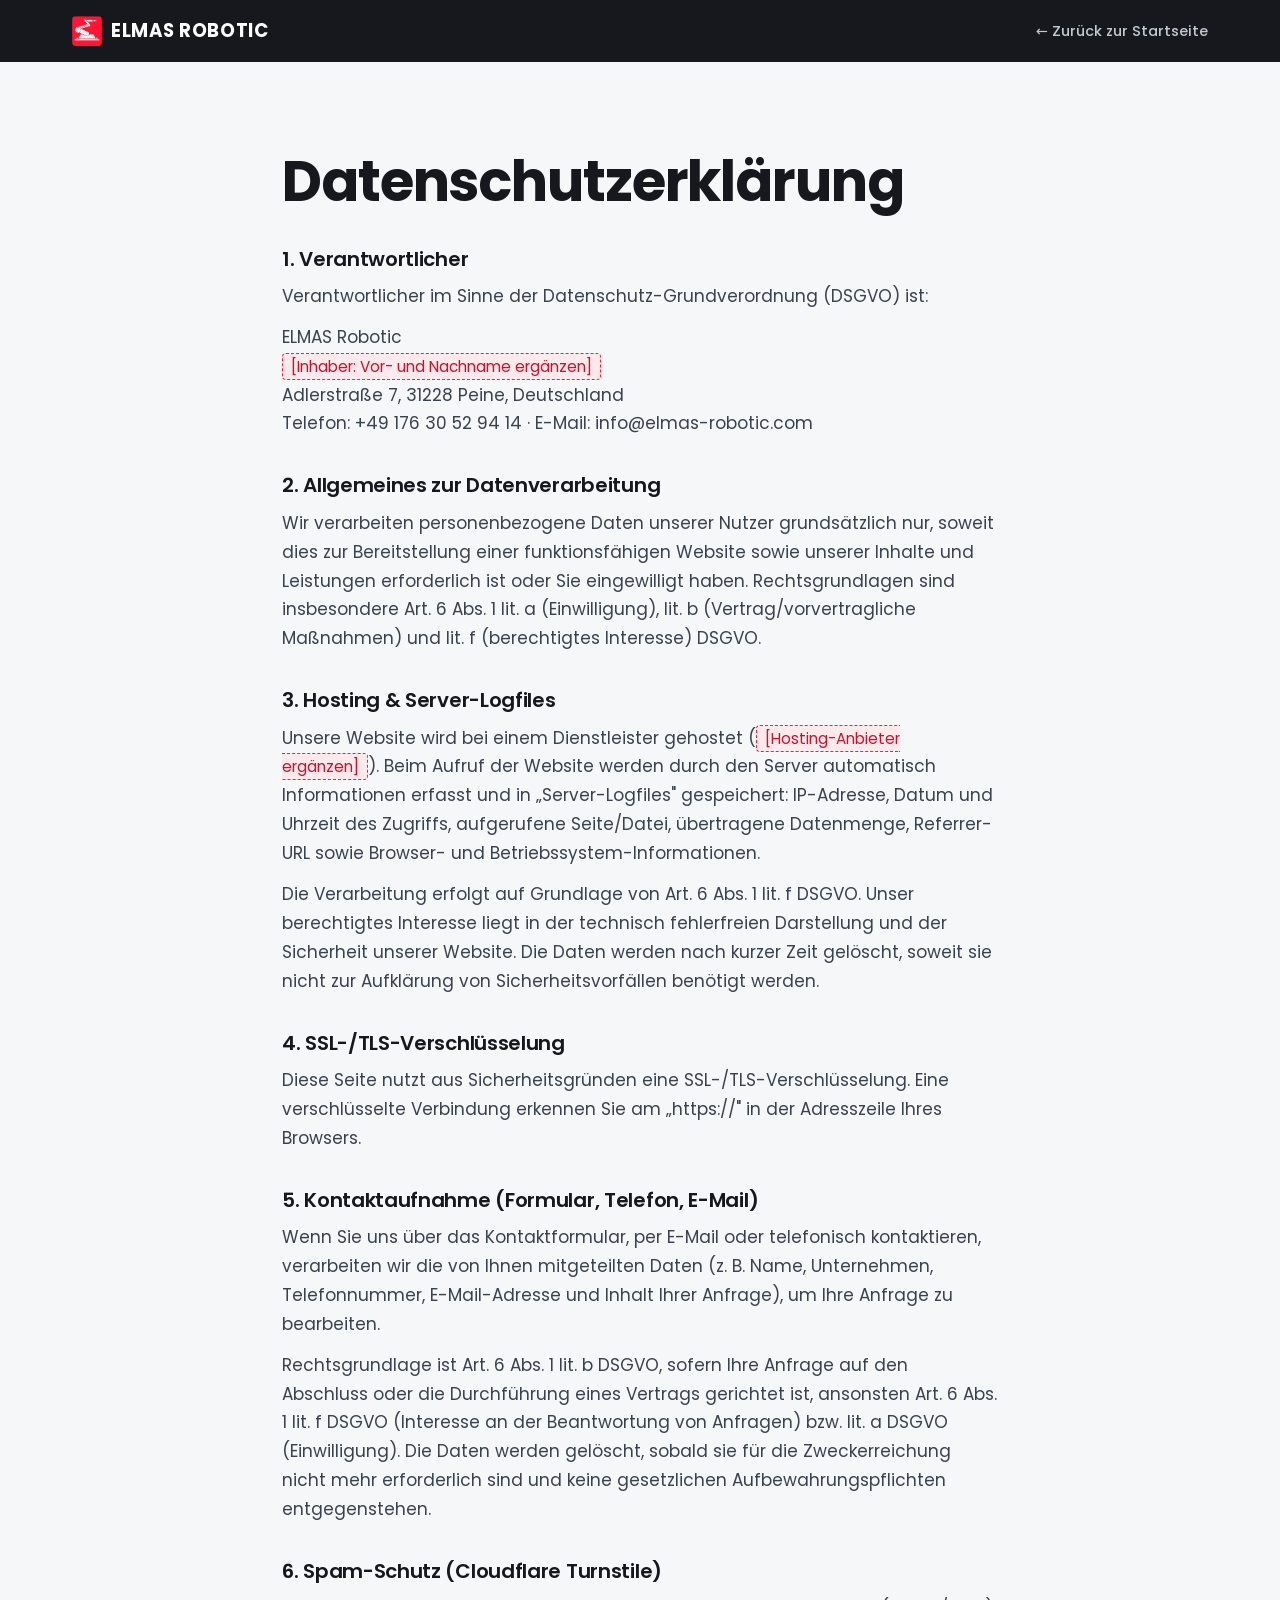
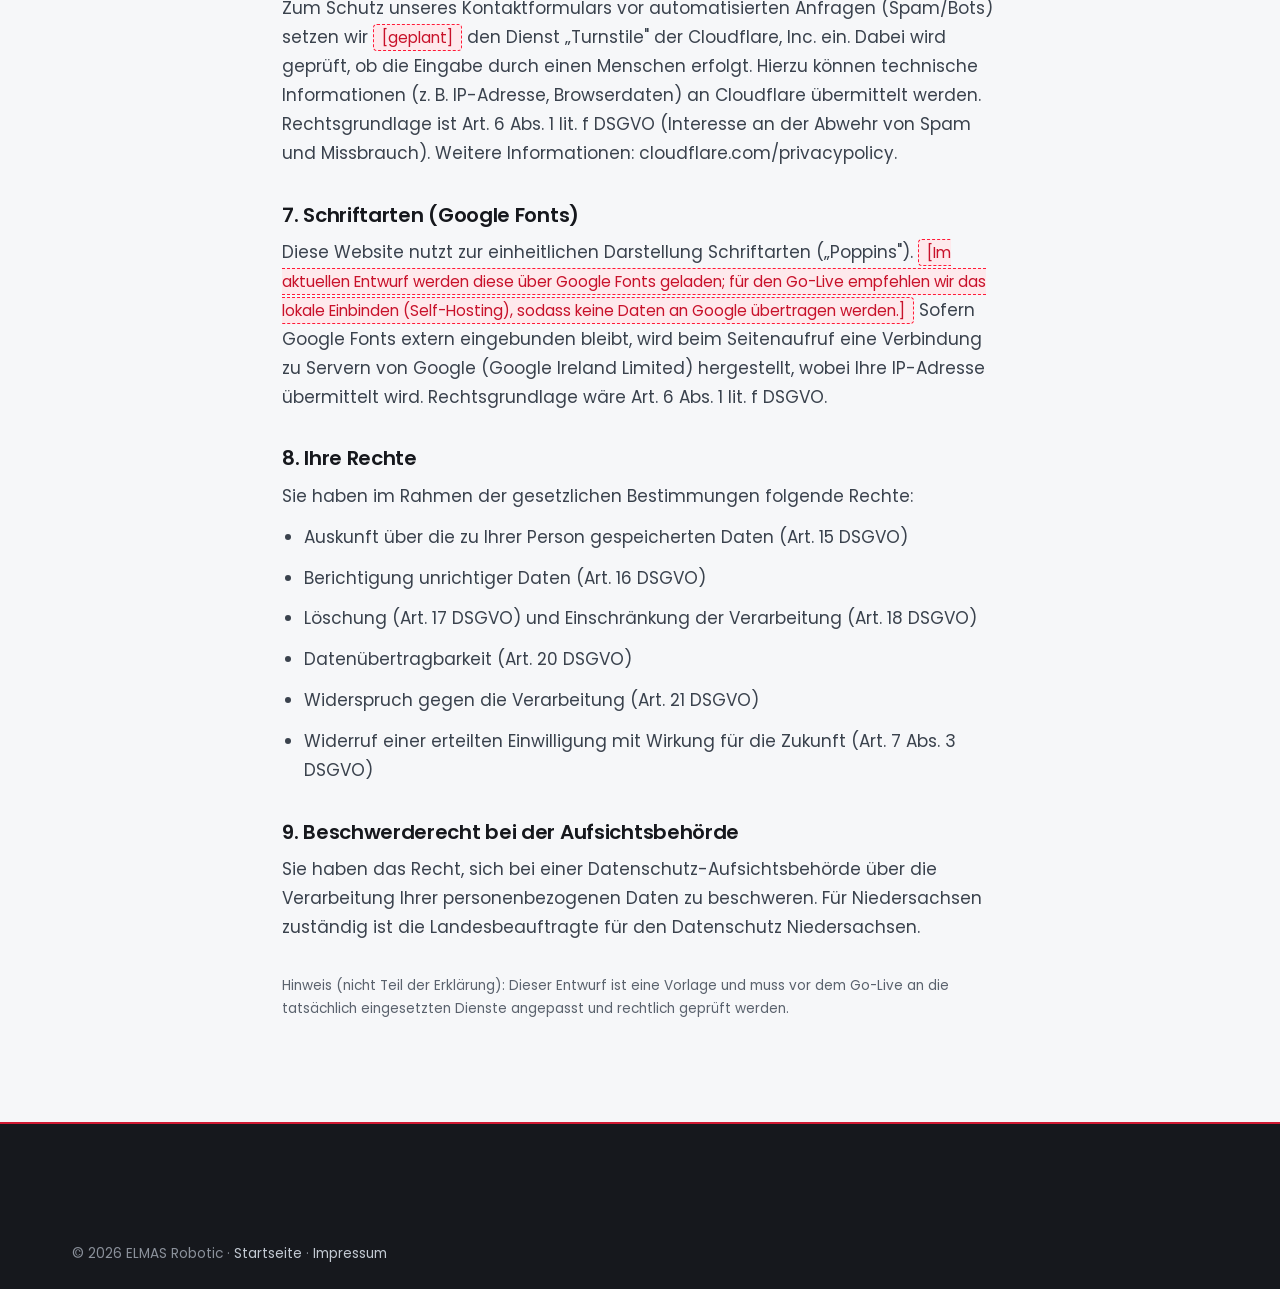
<file: datenschutz.html>
<!DOCTYPE html>
<html lang="de">
<head>
<meta charset="UTF-8">
<meta name="viewport" content="width=device-width, initial-scale=1.0">
<title>Datenschutzerklärung | ELMAS Robotic</title>
<meta name="robots" content="noindex">
<link rel="icon" type="image/png" sizes="32x32" href="assets/favicon-32.png">
<link rel="stylesheet" href="styles.css">
<style>
  .legal-bar{background:var(--bg-ink);padding:16px 0}
  .legal-bar .container{display:flex;align-items:center;justify-content:space-between}
  .legal-bar .brand{gap:9px}
  .legal-bar .brand-icon{height:30px;width:30px;border-radius:4px}
  .legal-bar .brand-name{font-size:1.15rem}
  .legal-bar a{color:var(--text-on-dark-body);font-weight:500;font-size:.9rem}
  .legal-bar a:hover{color:var(--red)}
  .legal-main{max-width:780px;margin:0 auto;padding:clamp(48px,7vw,96px) var(--gutter)}
  .legal-main h1{margin-bottom:32px}
  .legal-main h2{font-size:1.25rem;margin:36px 0 12px}
  .legal-main h3{font-size:1.05rem;margin:22px 0 8px}
  .legal-main p,.legal-main li{margin-bottom:12px;color:var(--text-body)}
  .legal-main ul{list-style:disc;padding-left:22px;margin-bottom:14px}
  .legal-main .ph{background:var(--red-tint);border:1px dashed var(--red);border-radius:var(--r-1);padding:2px 8px;color:var(--red-deep);font-size:.95rem}
</style>
</head>
<body>
<div class="legal-bar">
  <div class="container">
    <a href="index.html" class="brand" aria-label="ELMAS Robotic — Startseite">
      <img src="assets/icon.png" alt="" class="brand-icon" width="182" height="182" aria-hidden="true">
      <span class="brand-name">ELMAS ROBOTIC</span>
    </a>
    <a href="index.html">← Zurück zur Startseite</a>
  </div>
</div>

<main class="legal-main">
  <h1>Datenschutzerklärung</h1>

  <h2>1. Verantwortlicher</h2>
  <p>Verantwortlicher im Sinne der Datenschutz-Grundverordnung (DSGVO) ist:</p>
  <p>
    ELMAS Robotic<br>
    <span class="ph">[Inhaber: Vor- und Nachname ergänzen]</span><br>
    Adlerstraße 7, 31228 Peine, Deutschland<br>
    Telefon: +49 176 30 52 94 14 · E-Mail: info@elmas-robotic.com
  </p>

  <h2>2. Allgemeines zur Datenverarbeitung</h2>
  <p>Wir verarbeiten personenbezogene Daten unserer Nutzer grundsätzlich nur, soweit dies zur Bereitstellung einer funktionsfähigen Website sowie unserer Inhalte und Leistungen erforderlich ist oder Sie eingewilligt haben. Rechtsgrundlagen sind insbesondere Art. 6 Abs. 1 lit. a (Einwilligung), lit. b (Vertrag/vorvertragliche Maßnahmen) und lit. f (berechtigtes Interesse) DSGVO.</p>

  <h2>3. Hosting &amp; Server-Logfiles</h2>
  <p>Unsere Website wird bei einem Dienstleister gehostet (<span class="ph">[Hosting-Anbieter ergänzen]</span>). Beim Aufruf der Website werden durch den Server automatisch Informationen erfasst und in „Server-Logfiles" gespeichert: IP-Adresse, Datum und Uhrzeit des Zugriffs, aufgerufene Seite/Datei, übertragene Datenmenge, Referrer-URL sowie Browser- und Betriebssystem-Informationen.</p>
  <p>Die Verarbeitung erfolgt auf Grundlage von Art. 6 Abs. 1 lit. f DSGVO. Unser berechtigtes Interesse liegt in der technisch fehlerfreien Darstellung und der Sicherheit unserer Website. Die Daten werden nach kurzer Zeit gelöscht, soweit sie nicht zur Aufklärung von Sicherheitsvorfällen benötigt werden.</p>

  <h2>4. SSL-/TLS-Verschlüsselung</h2>
  <p>Diese Seite nutzt aus Sicherheitsgründen eine SSL-/TLS-Verschlüsselung. Eine verschlüsselte Verbindung erkennen Sie am „https://" in der Adresszeile Ihres Browsers.</p>

  <h2>5. Kontaktaufnahme (Formular, Telefon, E-Mail)</h2>
  <p>Wenn Sie uns über das Kontaktformular, per E-Mail oder telefonisch kontaktieren, verarbeiten wir die von Ihnen mitgeteilten Daten (z. B. Name, Unternehmen, Telefonnummer, E-Mail-Adresse und Inhalt Ihrer Anfrage), um Ihre Anfrage zu bearbeiten.</p>
  <p>Rechtsgrundlage ist Art. 6 Abs. 1 lit. b DSGVO, sofern Ihre Anfrage auf den Abschluss oder die Durchführung eines Vertrags gerichtet ist, ansonsten Art. 6 Abs. 1 lit. f DSGVO (Interesse an der Beantwortung von Anfragen) bzw. lit. a DSGVO (Einwilligung). Die Daten werden gelöscht, sobald sie für die Zweckerreichung nicht mehr erforderlich sind und keine gesetzlichen Aufbewahrungspflichten entgegenstehen.</p>

  <h2>6. Spam-Schutz (Cloudflare Turnstile)</h2>
  <p>Zum Schutz unseres Kontaktformulars vor automatisierten Anfragen (Spam/Bots) setzen wir <span class="ph">[geplant]</span> den Dienst „Turnstile" der Cloudflare, Inc. ein. Dabei wird geprüft, ob die Eingabe durch einen Menschen erfolgt. Hierzu können technische Informationen (z. B. IP-Adresse, Browserdaten) an Cloudflare übermittelt werden. Rechtsgrundlage ist Art. 6 Abs. 1 lit. f DSGVO (Interesse an der Abwehr von Spam und Missbrauch). Weitere Informationen: <a href="https://www.cloudflare.com/privacypolicy/" target="_blank" rel="noopener">cloudflare.com/privacypolicy</a>.</p>

  <h2>7. Schriftarten (Google Fonts)</h2>
  <p>Diese Website nutzt zur einheitlichen Darstellung Schriftarten („Poppins"). <span class="ph">[Im aktuellen Entwurf werden diese über Google Fonts geladen; für den Go-Live empfehlen wir das lokale Einbinden (Self-Hosting), sodass keine Daten an Google übertragen werden.]</span> Sofern Google Fonts extern eingebunden bleibt, wird beim Seitenaufruf eine Verbindung zu Servern von Google (Google Ireland Limited) hergestellt, wobei Ihre IP-Adresse übermittelt wird. Rechtsgrundlage wäre Art. 6 Abs. 1 lit. f DSGVO.</p>

  <h2>8. Ihre Rechte</h2>
  <p>Sie haben im Rahmen der gesetzlichen Bestimmungen folgende Rechte:</p>
  <ul>
    <li>Auskunft über die zu Ihrer Person gespeicherten Daten (Art. 15 DSGVO)</li>
    <li>Berichtigung unrichtiger Daten (Art. 16 DSGVO)</li>
    <li>Löschung (Art. 17 DSGVO) und Einschränkung der Verarbeitung (Art. 18 DSGVO)</li>
    <li>Datenübertragbarkeit (Art. 20 DSGVO)</li>
    <li>Widerspruch gegen die Verarbeitung (Art. 21 DSGVO)</li>
    <li>Widerruf einer erteilten Einwilligung mit Wirkung für die Zukunft (Art. 7 Abs. 3 DSGVO)</li>
  </ul>

  <h2>9. Beschwerderecht bei der Aufsichtsbehörde</h2>
  <p>Sie haben das Recht, sich bei einer Datenschutz-Aufsichtsbehörde über die Verarbeitung Ihrer personenbezogenen Daten zu beschweren. Für Niedersachsen zuständig ist die Landesbeauftragte für den Datenschutz Niedersachsen.</p>

  <p style="margin-top:32px;font-size:.85rem;color:var(--text-muted)">Hinweis (nicht Teil der Erklärung): Dieser Entwurf ist eine Vorlage und muss vor dem Go-Live an die tatsächlich eingesetzten Dienste angepasst und rechtlich geprüft werden.</p>
</main>

<footer class="site-footer">
  <span class="footer-topline" aria-hidden="true"></span>
  <div class="container footer-bottom" style="border:0">
    <p>© 2026 ELMAS Robotic · <a href="index.html" style="color:var(--text-on-dark-body)">Startseite</a> · <a href="impressum.html" style="color:var(--text-on-dark-body)">Impressum</a></p>
  </div>
</footer>
</body>
</html>
</file>
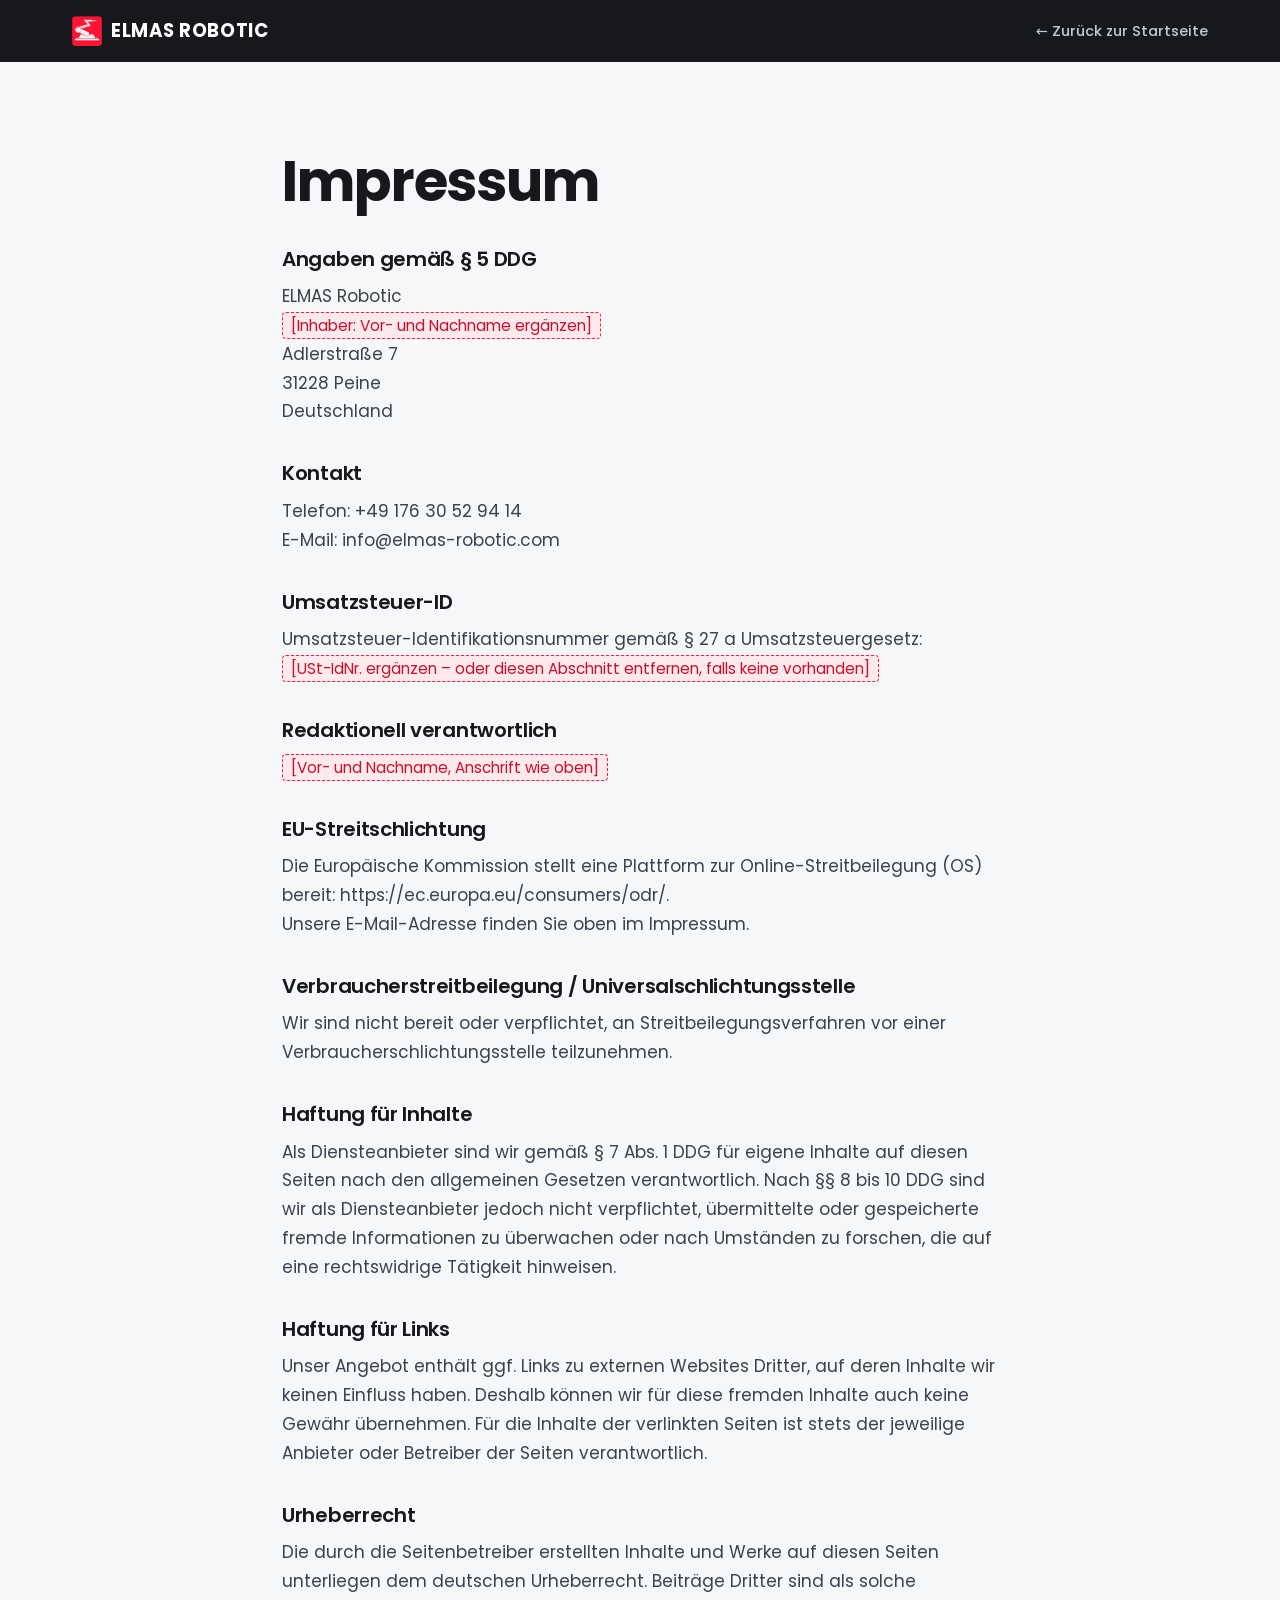
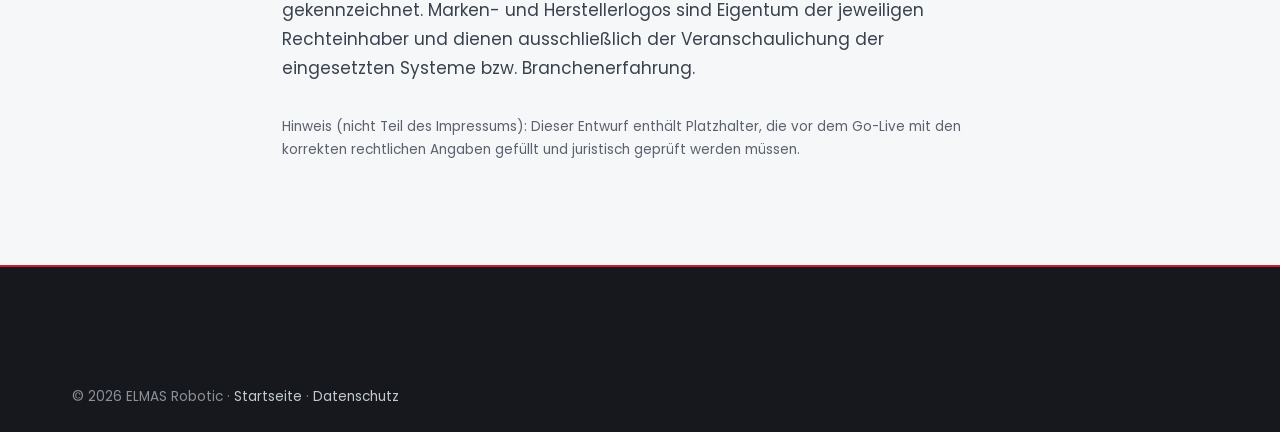
<file: impressum.html>
<!DOCTYPE html>
<html lang="de">
<head>
<meta charset="UTF-8">
<meta name="viewport" content="width=device-width, initial-scale=1.0">
<title>Impressum | ELMAS Robotic</title>
<meta name="robots" content="noindex">
<link rel="icon" type="image/png" sizes="32x32" href="assets/favicon-32.png">
<link rel="stylesheet" href="styles.css">
<style>
  .legal-bar{background:var(--bg-ink);padding:16px 0}
  .legal-bar .container{display:flex;align-items:center;justify-content:space-between}
  .legal-bar .brand{gap:9px}
  .legal-bar .brand-icon{height:30px;width:30px;border-radius:4px}
  .legal-bar .brand-name{font-size:1.15rem}
  .legal-bar a{color:var(--text-on-dark-body);font-weight:500;font-size:.9rem}
  .legal-bar a:hover{color:var(--red)}
  .legal-main{max-width:780px;margin:0 auto;padding:clamp(48px,7vw,96px) var(--gutter)}
  .legal-main h1{margin-bottom:32px}
  .legal-main h2{font-size:1.25rem;margin:36px 0 12px}
  .legal-main p{margin-bottom:14px;color:var(--text-body)}
  .legal-main .ph{background:var(--red-tint);border:1px dashed var(--red);border-radius:var(--r-1);padding:2px 8px;color:var(--red-deep);font-size:.95rem}
</style>
</head>
<body>
<div class="legal-bar">
  <div class="container">
    <a href="index.html" class="brand" aria-label="ELMAS Robotic — Startseite">
      <img src="assets/icon.png" alt="" class="brand-icon" width="182" height="182" aria-hidden="true">
      <span class="brand-name">ELMAS ROBOTIC</span>
    </a>
    <a href="index.html">← Zurück zur Startseite</a>
  </div>
</div>

<main class="legal-main">
  <h1>Impressum</h1>

  <h2>Angaben gemäß § 5 DDG</h2>
  <p>
    ELMAS Robotic<br>
    <span class="ph">[Inhaber: Vor- und Nachname ergänzen]</span><br>
    Adlerstraße 7<br>
    31228 Peine<br>
    Deutschland
  </p>

  <h2>Kontakt</h2>
  <p>
    Telefon: +49 176 30 52 94 14<br>
    E-Mail: info@elmas-robotic.com
  </p>

  <h2>Umsatzsteuer-ID</h2>
  <p>Umsatzsteuer-Identifikationsnummer gemäß § 27 a Umsatzsteuergesetz:<br>
    <span class="ph">[USt-IdNr. ergänzen – oder diesen Abschnitt entfernen, falls keine vorhanden]</span></p>

  <h2>Redaktionell verantwortlich</h2>
  <p><span class="ph">[Vor- und Nachname, Anschrift wie oben]</span></p>

  <h2>EU-Streitschlichtung</h2>
  <p>Die Europäische Kommission stellt eine Plattform zur Online-Streitbeilegung (OS) bereit:
    <a href="https://ec.europa.eu/consumers/odr/" target="_blank" rel="noopener">https://ec.europa.eu/consumers/odr/</a>.<br>
    Unsere E-Mail-Adresse finden Sie oben im Impressum.</p>

  <h2>Verbraucherstreitbeilegung / Universalschlichtungsstelle</h2>
  <p>Wir sind nicht bereit oder verpflichtet, an Streitbeilegungsverfahren vor einer Verbraucherschlichtungsstelle teilzunehmen.</p>

  <h2>Haftung für Inhalte</h2>
  <p>Als Diensteanbieter sind wir gemäß § 7 Abs. 1 DDG für eigene Inhalte auf diesen Seiten nach den allgemeinen Gesetzen verantwortlich. Nach §§ 8 bis 10 DDG sind wir als Diensteanbieter jedoch nicht verpflichtet, übermittelte oder gespeicherte fremde Informationen zu überwachen oder nach Umständen zu forschen, die auf eine rechtswidrige Tätigkeit hinweisen.</p>

  <h2>Haftung für Links</h2>
  <p>Unser Angebot enthält ggf. Links zu externen Websites Dritter, auf deren Inhalte wir keinen Einfluss haben. Deshalb können wir für diese fremden Inhalte auch keine Gewähr übernehmen. Für die Inhalte der verlinkten Seiten ist stets der jeweilige Anbieter oder Betreiber der Seiten verantwortlich.</p>

  <h2>Urheberrecht</h2>
  <p>Die durch die Seitenbetreiber erstellten Inhalte und Werke auf diesen Seiten unterliegen dem deutschen Urheberrecht. Beiträge Dritter sind als solche gekennzeichnet. Marken- und Herstellerlogos sind Eigentum der jeweiligen Rechteinhaber und dienen ausschließlich der Veranschaulichung der eingesetzten Systeme bzw. Branchenerfahrung.</p>

  <p style="margin-top:32px;font-size:.85rem;color:var(--text-muted)">Hinweis (nicht Teil des Impressums): Dieser Entwurf enthält Platzhalter, die vor dem Go-Live mit den korrekten rechtlichen Angaben gefüllt und juristisch geprüft werden müssen.</p>
</main>

<footer class="site-footer">
  <span class="footer-topline" aria-hidden="true"></span>
  <div class="container footer-bottom" style="border:0">
    <p>© 2026 ELMAS Robotic · <a href="index.html" style="color:var(--text-on-dark-body)">Startseite</a> · <a href="datenschutz.html" style="color:var(--text-on-dark-body)">Datenschutz</a></p>
  </div>
</footer>
</body>
</html>
</file>
<file: styles.css>
/* ============================================================
   ELMAS Robotic — "Signal Precision"
   ============================================================ */
/* Poppins — self-hosted (DSGVO, kein Google-Fonts-Request) */
@font-face{font-family:'Poppins';font-style:normal;font-weight:400;font-display:swap;src:url('assets/fonts/poppins-400-latin-ext.woff2') format('woff2');unicode-range:U+0100-02BA, U+02BD-02C5, U+02C7-02CC, U+02CE-02D7, U+02DD-02FF, U+0304, U+0308, U+0329, U+1D00-1DBF, U+1E00-1E9F, U+1EF2-1EFF, U+2020, U+20A0-20AB, U+20AD-20C0, U+2113, U+2C60-2C7F, U+A720-A7FF}
@font-face{font-family:'Poppins';font-style:normal;font-weight:400;font-display:swap;src:url('assets/fonts/poppins-400-latin.woff2') format('woff2');unicode-range:U+0000-00FF, U+0131, U+0152-0153, U+02BB-02BC, U+02C6, U+02DA, U+02DC, U+0304, U+0308, U+0329, U+2000-206F, U+20AC, U+2122, U+2191, U+2193, U+2212, U+2215, U+FEFF, U+FFFD}
@font-face{font-family:'Poppins';font-style:normal;font-weight:500;font-display:swap;src:url('assets/fonts/poppins-500-latin-ext.woff2') format('woff2');unicode-range:U+0100-02BA, U+02BD-02C5, U+02C7-02CC, U+02CE-02D7, U+02DD-02FF, U+0304, U+0308, U+0329, U+1D00-1DBF, U+1E00-1E9F, U+1EF2-1EFF, U+2020, U+20A0-20AB, U+20AD-20C0, U+2113, U+2C60-2C7F, U+A720-A7FF}
@font-face{font-family:'Poppins';font-style:normal;font-weight:500;font-display:swap;src:url('assets/fonts/poppins-500-latin.woff2') format('woff2');unicode-range:U+0000-00FF, U+0131, U+0152-0153, U+02BB-02BC, U+02C6, U+02DA, U+02DC, U+0304, U+0308, U+0329, U+2000-206F, U+20AC, U+2122, U+2191, U+2193, U+2212, U+2215, U+FEFF, U+FFFD}
@font-face{font-family:'Poppins';font-style:normal;font-weight:600;font-display:swap;src:url('assets/fonts/poppins-600-latin-ext.woff2') format('woff2');unicode-range:U+0100-02BA, U+02BD-02C5, U+02C7-02CC, U+02CE-02D7, U+02DD-02FF, U+0304, U+0308, U+0329, U+1D00-1DBF, U+1E00-1E9F, U+1EF2-1EFF, U+2020, U+20A0-20AB, U+20AD-20C0, U+2113, U+2C60-2C7F, U+A720-A7FF}
@font-face{font-family:'Poppins';font-style:normal;font-weight:600;font-display:swap;src:url('assets/fonts/poppins-600-latin.woff2') format('woff2');unicode-range:U+0000-00FF, U+0131, U+0152-0153, U+02BB-02BC, U+02C6, U+02DA, U+02DC, U+0304, U+0308, U+0329, U+2000-206F, U+20AC, U+2122, U+2191, U+2193, U+2212, U+2215, U+FEFF, U+FFFD}
@font-face{font-family:'Poppins';font-style:normal;font-weight:700;font-display:swap;src:url('assets/fonts/poppins-700-latin-ext.woff2') format('woff2');unicode-range:U+0100-02BA, U+02BD-02C5, U+02C7-02CC, U+02CE-02D7, U+02DD-02FF, U+0304, U+0308, U+0329, U+1D00-1DBF, U+1E00-1E9F, U+1EF2-1EFF, U+2020, U+20A0-20AB, U+20AD-20C0, U+2113, U+2C60-2C7F, U+A720-A7FF}
@font-face{font-family:'Poppins';font-style:normal;font-weight:700;font-display:swap;src:url('assets/fonts/poppins-700-latin.woff2') format('woff2');unicode-range:U+0000-00FF, U+0131, U+0152-0153, U+02BB-02BC, U+02C6, U+02DA, U+02DC, U+0304, U+0308, U+0329, U+2000-206F, U+20AC, U+2122, U+2191, U+2193, U+2212, U+2215, U+FEFF, U+FFFD}

:root{
  /* Surfaces */
  --bg-page:#F6F7F9; --bg-paper:#FFFFFF; --bg-ink:#16181D; --bg-ink-2:#1F242B; --bg-ink-3:#262C34;
  /* Text */
  --text-strong:#16181D; --text-body:#3A424D; --text-muted:#5A626D;
  --text-on-dark:#F6F7F9; --text-on-dark-body:#C2C9D2; --text-on-dark-muted:#8B919B;
  /* Red accent */
  --red:#FF1A38; --red-deep:#C8112A; --red-tint:#FEE9EC; --red-glow:rgba(255,26,56,.14);
  /* Borders */
  --line-light:#E4E7EC; --line-dark:#2E353F; --grid-dark:rgba(255,255,255,.04);
  /* Gradients */
  --grad-cta:linear-gradient(135deg,#E11530 0%,#C8112A 100%);
  --grad-hero:linear-gradient(105deg,rgba(22,24,29,.97) 0%,rgba(22,24,29,.72) 48%,rgba(22,24,29,.30) 100%);
  /* Space */
  --s-2:16px; --s-3:24px; --s-4:32px; --s-5:48px; --s-6:64px; --s-7:96px;
  --container:1200px; --gutter:32px; --section-y:clamp(64px,7vw,120px);
  --r-1:4px; --r-pill:999px;
  --sh-card:0 1px 2px rgba(22,24,29,.04),0 8px 24px rgba(22,24,29,.06);
  --sh-card-hover:0 2px 4px rgba(22,24,29,.06),0 16px 40px rgba(22,24,29,.10);
  --sh-cta:0 6px 20px var(--red-glow);
  --ease:cubic-bezier(.22,.61,.36,1); --dur:200ms;
  --f:'Poppins',system-ui,-apple-system,'Segoe UI',Roboto,sans-serif;
}
*,*::before,*::after{box-sizing:border-box}
html{scroll-behavior:smooth;scroll-padding-top:84px;overflow-x:clip}
body{max-width:100%}
body{margin:0;font:400 1.0625rem/1.7 var(--f);color:var(--text-body);background:var(--bg-page);-webkit-font-smoothing:antialiased;overflow-x:hidden;overflow-wrap:break-word}
img{max-width:100%;display:block}
a{color:inherit;text-decoration:none}
h1,h2,h3,h4{color:var(--text-strong);margin:0}
h1{font-weight:700;font-size:clamp(2.3rem,1.2rem + 3vw,3.5rem);line-height:1.07;letter-spacing:-.02em;overflow-wrap:break-word}
h2{font-weight:600;font-size:clamp(1.9rem,1.4rem + 1.6vw,2.4rem);line-height:1.12;letter-spacing:-.015em}
h3{font-weight:600;font-size:clamp(1.15rem,1.05rem + .4vw,1.3rem);line-height:1.25}
p{margin:0}
ul,ol{margin:0;padding:0;list-style:none}
.container{max-width:var(--container);margin-inline:auto;padding-inline:var(--gutter)}
@media(max-width:680px){:root{--gutter:20px}}

/* Accessibility */
.skip-link{position:absolute;left:-9999px;top:0;background:var(--red);color:#fff;padding:10px 16px;z-index:1000;border-radius:0 0 var(--r-1) 0}
.skip-link:focus{left:0}
:focus-visible{outline:2px solid var(--red);outline-offset:2px}

/* Eyebrow + rule */
.eyebrow{display:flex;align-items:center;gap:10px;font-size:.75rem;font-weight:600;text-transform:uppercase;letter-spacing:.2em;color:var(--text-muted);margin:0 0 14px}
.eyebrow::before{content:"";width:8px;height:8px;background:var(--red);flex:none}
.eyebrow-light{color:var(--text-on-dark-muted)}
.rule{display:block;width:40px;height:2px;background:var(--red);margin-bottom:20px}
.sec-head{margin-bottom:var(--s-6);max-width:760px}
.sec-sub{margin-top:16px;color:var(--text-body);max-width:64ch}
.sec-dark .sec-sub{color:var(--text-on-dark-body)}

/* Buttons */
.btn{display:inline-flex;align-items:center;justify-content:center;gap:8px;font:600 1.0625rem/1 var(--f);padding:15px 26px;border-radius:var(--r-1);border:1px solid transparent;cursor:pointer;transition:transform var(--dur) var(--ease),box-shadow var(--dur) var(--ease),background var(--dur) var(--ease),border-color var(--dur) var(--ease)}
.btn-primary{background:var(--grad-cta);color:#fff;box-shadow:var(--sh-cta)}
.btn-primary:hover{transform:translateY(-2px);box-shadow:0 10px 30px rgba(255,26,56,.28)}
.btn-ghost{background:transparent;color:#fff;border-color:var(--line-dark)}
.btn-ghost:hover{border-color:var(--red);transform:translateY(-2px)}

/* ============ HEADER ============ */
.site-header{position:fixed;top:0;left:0;right:0;z-index:100;transition:background var(--dur) var(--ease),box-shadow var(--dur) var(--ease),padding var(--dur) var(--ease);padding-block:18px}
.site-header.scrolled{background:var(--bg-ink);padding-block:10px;border-bottom:1px solid var(--line-dark)}
.header-inner{display:flex;align-items:center;gap:24px}
.brand{display:inline-flex;align-items:center;gap:11px}
.brand-icon{height:36px;width:36px;flex:none;border-radius:4px}
.brand-name{font-weight:700;font-size:1.3rem;letter-spacing:.03em;color:#fff;line-height:1;white-space:nowrap}
@media(max-width:480px){.brand-name{font-size:1.1rem}.brand-icon{height:32px;width:32px}}
.nav{margin-left:auto}
.nav-list{display:flex;gap:28px}
.nav-list a{color:var(--text-on-dark-body);font-weight:500;font-size:.95rem;position:relative;padding:6px 0}
.nav-list a::after{content:"";position:absolute;left:0;bottom:0;height:2px;width:0;background:var(--red);transition:width var(--dur) var(--ease)}
.nav-list a:hover{color:#fff}
.nav-list a:hover::after,.nav-list a.active::after{width:100%}
.nav-list a.active{color:#fff}
.header-cta{padding:11px 20px;font-size:.95rem}
.nav-toggle{display:none;flex-direction:column;gap:5px;background:none;border:0;cursor:pointer;padding:8px}
.nav-toggle span{width:24px;height:2px;background:#fff;transition:var(--dur)}
.mobile-call{display:none;align-items:center;justify-content:center;width:44px;height:44px;color:#fff;border:1px solid var(--line-dark);border-radius:var(--r-1)}
.mobile-call svg{width:20px;height:20px}
.mobile-nav{background:var(--bg-ink);border-top:1px solid var(--line-dark)}
.mobile-nav ul{display:flex;flex-direction:column;padding:16px var(--gutter) 28px}
.mobile-nav a{color:var(--text-on-dark-body);padding:14px 0;font-weight:500;border-bottom:1px solid var(--line-dark)}
.mobile-nav .btn{margin-top:16px;border:0}
@media(max-width:900px){
  .nav,.header-cta{display:none}
  .mobile-call{display:inline-flex;margin-left:auto}
  .nav-toggle{display:flex;margin-left:6px}
}

/* ============ HERO (Video-Hintergrund) ============ */
.hero{position:relative;min-height:clamp(560px,90vh,820px);display:flex;align-items:center;color:var(--text-on-dark);padding-top:clamp(118px,15vh,170px);padding-bottom:clamp(56px,8vw,96px);overflow:hidden;background:var(--bg-ink);border-bottom:2px solid var(--red)}
.hero-bg{position:absolute;inset:0;z-index:0;background:#16181D url('assets/hero-poster.jpg') center/cover no-repeat}
.hero-video{position:absolute;inset:0;width:100%;height:100%;object-fit:cover;filter:saturate(.92) contrast(1.02)}
.hero-overlay{position:absolute;inset:0;background:linear-gradient(100deg,rgba(20,22,27,.95) 0%,rgba(20,22,27,.82) 38%,rgba(20,22,27,.58) 72%,rgba(20,22,27,.46) 100%)}
.hero-overlay::after{content:"";position:absolute;inset:0;background:linear-gradient(0deg,rgba(22,24,29,.9) 0%,transparent 26%)}
.grid-overlay{position:absolute;inset:0;background-image:linear-gradient(var(--grid-dark) 1px,transparent 1px),linear-gradient(90deg,var(--grid-dark) 1px,transparent 1px);background-size:40px 40px;pointer-events:none}
.hero-inner{position:relative;z-index:1;width:100%}
.hero-text{max-width:760px}
.hero-text h1{color:#fff;margin:0 0 22px;text-shadow:0 2px 30px rgba(0,0,0,.35)}
.hero-sub{color:var(--text-on-dark-body);font-size:1.125rem;max-width:56ch;margin-bottom:32px}
.hero-cta{display:flex;flex-wrap:wrap;gap:14px;margin-bottom:24px}
.hero-meta{display:flex;flex-wrap:wrap;align-items:center;gap:16px}
.hero-phone{display:inline-flex;align-items:center;gap:8px;color:#fff;font-weight:600;letter-spacing:.02em}
.hero-phone span{color:var(--red)}
.hero-trust{display:flex;align-items:center;flex-wrap:wrap;gap:16px;margin-top:28px;padding-top:24px;border-top:1px solid rgba(255,255,255,.14)}
.hero-trust span{font-size:.8rem;color:var(--text-on-dark-muted);text-transform:uppercase;letter-spacing:.14em}
.hero-trust img{opacity:.85;filter:brightness(0) invert(1)}
@media(max-width:880px){
  .hero{min-height:0}
  .hero-cta .btn{flex:1 1 auto}
}
@media(prefers-reduced-motion:reduce){ .hero-video{display:none} }

/* ============ TRUST ============ */
.trust{background:var(--bg-ink-2);color:var(--text-on-dark);padding-block:clamp(76px,8.5vw,124px)}
.trust-caption{text-align:center;color:var(--text-on-dark-muted);font-size:.9rem;margin-bottom:44px}
.trust-disclaimer{margin:22px auto 0;text-align:center;font-size:.72rem;line-height:1.5;color:var(--text-on-dark-muted);max-width:60ch;opacity:.85}
/* Trust-Marquee (Marken-Laufband) */
.marquee{overflow:hidden;position:relative;max-width:100%;-webkit-mask-image:linear-gradient(90deg,transparent,#000 7%,#000 93%,transparent);mask-image:linear-gradient(90deg,transparent,#000 7%,#000 93%,transparent)}
.marquee-track{display:flex;align-items:center;width:max-content;animation:marquee-scroll 32s linear infinite}
.marquee:hover .marquee-track{animation-play-state:paused}
.m-item{flex:none;margin-right:clamp(20px,2.6vw,40px);display:flex;align-items:center;justify-content:center;background:#fff;border-radius:10px;width:170px;height:66px;box-shadow:0 4px 16px rgba(0,0,0,.22)}
.m-item img{max-height:38px;max-width:122px;width:auto;height:auto;object-fit:contain;opacity:1}
@keyframes marquee-scroll{from{transform:translateX(0)}to{transform:translateX(-50%)}}
@media(prefers-reduced-motion:reduce){.marquee-track{animation:none;flex-wrap:wrap;justify-content:center;width:auto;gap:clamp(28px,5vw,56px)}.m-item{margin-right:0}}
.trust-logos{display:flex;flex-wrap:wrap;justify-content:center;align-items:center;gap:clamp(24px,5vw,56px)}
.logo-swap{position:relative;height:30px;display:flex;align-items:center}
.logo-swap img{height:28px;width:auto;transition:opacity var(--dur) var(--ease)}
.logo-swap .g{opacity:.7}
.logo-swap .c{position:absolute;left:0;top:50%;transform:translateY(-50%);opacity:0}
.logo-swap:hover .g{opacity:0}
.logo-swap:hover .c{opacity:1}
/* Trust-Band ist dunkel: graue Logos weiß invertieren, Farbe bei Hover */
.trust .logo-swap .g{filter:brightness(0) invert(1);opacity:.65}
.trust .logo-swap:hover .g{opacity:0}

/* ============ SECTIONS BASE ============ */
.sec{padding-block:var(--section-y)}
.sec-light{background:var(--bg-page);color:var(--text-body)}
.sec-dark{background:var(--bg-ink);color:var(--text-on-dark-body)}
.sec-dark h2,.sec-dark h3{color:#fff}
.grid-bg{position:relative}
.grid-bg::before{content:"";position:absolute;inset:0;background-image:linear-gradient(var(--grid-dark) 1px,transparent 1px),linear-gradient(90deg,var(--grid-dark) 1px,transparent 1px);background-size:40px 40px;pointer-events:none}
.grid-bg>.container{position:relative;z-index:1}

/* ============ CARDS (4-grid) ============ */
.cards-4{display:grid;grid-template-columns:repeat(4,1fr);gap:24px}
@media(max-width:980px){.cards-4{grid-template-columns:repeat(2,1fr)}}
@media(max-width:560px){.cards-4{grid-template-columns:1fr}}
.card{position:relative;background:var(--bg-paper);border:1px solid var(--line-light);border-radius:var(--r-1);padding:30px 26px;transition:transform var(--dur) var(--ease),box-shadow var(--dur) var(--ease),border-color var(--dur) var(--ease)}
.card:hover{transform:translateY(-4px);box-shadow:var(--sh-card-hover);border-color:var(--red)}
.card::before,.card::after{content:"";position:absolute;width:14px;height:14px;opacity:0;transition:opacity var(--dur) var(--ease)}
.card::before{top:10px;left:10px;border-top:2px solid var(--red);border-left:2px solid var(--red)}
.card::after{bottom:10px;right:10px;border-bottom:2px solid var(--red);border-right:2px solid var(--red)}
.card:hover::before,.card:hover::after{opacity:1}
.idx{font-weight:700;font-size:1.4rem;color:var(--red);font-variant-numeric:tabular-nums;display:block;margin-bottom:14px}
.card-ic{display:inline-flex;width:40px;height:40px;color:var(--red);margin-bottom:16px}
.card-ic svg{width:100%;height:100%}
.card h3{margin-bottom:10px}
.card p{font-size:.975rem;color:var(--text-body)}
.card-ind{border-top:2px solid transparent}
.card-ind:hover{border-top-color:var(--red)}

/* ============ LEISTUNGEN — Bild-Kacheln (2×2) ============ */
.services-grid{display:grid;grid-template-columns:repeat(2,1fr);gap:28px}
@media(max-width:760px){.services-grid{grid-template-columns:1fr}}
.svc-card{position:relative;display:flex;flex-direction:column;background:var(--bg-paper);border:1px solid var(--line-light);border-radius:var(--r-1);overflow:hidden;transition:transform var(--dur) var(--ease),box-shadow var(--dur) var(--ease),border-color var(--dur) var(--ease)}
.svc-card:hover{transform:translateY(-4px);box-shadow:var(--sh-card-hover);border-color:var(--red)}
.svc-media{position:relative;aspect-ratio:3/2;overflow:hidden}
.svc-media img{width:100%;height:100%;object-fit:cover;display:block;transition:transform .6s var(--ease)}
.svc-card:hover .svc-media img{transform:scale(1.045)}
.svc-media .idx{position:absolute;top:0;left:0;background:var(--red);color:#fff;font-weight:700;font-size:1.05rem;line-height:1;padding:9px 14px;border-bottom-right-radius:var(--r-1);z-index:2}
.svc-body{padding:24px 26px 28px;flex:1;display:flex;flex-direction:column}
.svc-body h3{margin-bottom:10px}
.svc-body p{font-size:.975rem;color:var(--text-body);margin-bottom:24px}
.svc-cta{margin-top:auto;align-self:flex-start;display:inline-flex;align-items:center;gap:8px;font:600 .9rem/1 var(--f);color:var(--red-deep);border:1px solid var(--line-light);padding:11px 20px;border-radius:var(--r-1);transition:background var(--dur) var(--ease),color var(--dur) var(--ease),border-color var(--dur) var(--ease)}
.svc-cta span{transition:transform var(--dur) var(--ease)}
.svc-cta:hover{background:var(--grad-cta);color:#fff;border-color:transparent;box-shadow:var(--sh-cta)}
.svc-cta:hover span{transform:translateX(3px)}

/* ============ SYSTEMS ============ */
.systems-grid{display:grid;grid-template-columns:repeat(4,1fr);gap:20px;margin-bottom:var(--s-6)}
@media(max-width:980px){.systems-grid{grid-template-columns:repeat(2,1fr)}}
@media(max-width:520px){.systems-grid{grid-template-columns:1fr}}
.sys-card{position:relative;background:var(--bg-ink-2);border:1px solid var(--line-dark);border-radius:var(--r-1);padding:24px;transition:border-color var(--dur) var(--ease),transform var(--dur) var(--ease)}
.sys-card:hover{border-color:var(--red);transform:translateY(-3px)}
.sys-card .sys-logo{height:26px;width:auto;margin-bottom:16px}
.sys-card .sys-logo.g{filter:brightness(0) invert(1);opacity:.85;position:static}
.sys-card .sys-logo.c{display:none}
.sys-name{display:inline-block;font-weight:700;font-size:1.4rem;color:#fff;margin-bottom:16px;letter-spacing:.02em}
.sys-card p{font-size:.9rem;color:var(--text-on-dark-body);margin-bottom:16px}
.tags{display:flex;flex-wrap:wrap;gap:6px}
.tags li{font-size:.72rem;color:var(--text-on-dark-muted);border:1px solid var(--line-dark);border-radius:var(--r-pill);padding:4px 10px}
.caps-split{display:grid;grid-template-columns:.9fr 1.1fr;gap:clamp(28px,5vw,56px);align-items:center}
@media(max-width:880px){.caps-split{grid-template-columns:1fr}}
.caps-media{border:1px solid var(--line-dark);border-radius:var(--r-1);overflow:hidden;box-shadow:inset 0 -2px 0 var(--red)}
.caps-media img{width:100%;height:100%;object-fit:cover}
.caps-text h3{margin-bottom:20px}
.caps-list li{display:flex;flex-direction:column;gap:3px;padding:14px 0 14px 26px;position:relative;border-bottom:1px solid var(--line-dark)}
.caps-list li::before{content:"";position:absolute;left:0;top:20px;width:10px;height:10px;border-left:2px solid var(--red);border-bottom:2px solid var(--red);transform:rotate(-45deg)}
.caps-list strong{color:#fff;font-weight:600}
.caps-list span{color:var(--text-on-dark-muted);font-size:.9rem}

/* ============ ABLAUF ============ */
.ablauf-head{display:grid;grid-template-columns:1fr 1fr;gap:clamp(28px,5vw,56px);align-items:center;margin-bottom:var(--s-7)}
@media(max-width:880px){.ablauf-head{grid-template-columns:1fr}}
.ablauf-head .sec-head{margin-bottom:0}
.ablauf-media{border:1px solid var(--line-dark);border-radius:var(--r-1);overflow:hidden;box-shadow:inset 0 -2px 0 var(--red);aspect-ratio:4/3}
.ablauf-media img{width:100%;height:100%;object-fit:cover;object-position:center}
.steps{display:grid;grid-template-columns:repeat(4,1fr);gap:24px;counter-reset:step}
@media(max-width:880px){.steps{grid-template-columns:repeat(2,1fr)}}
@media(max-width:520px){.steps{grid-template-columns:1fr}}
.step{position:relative;padding-top:24px;border-top:1px solid var(--line-dark)}
.step::before{content:"";position:absolute;top:-1px;left:0;width:40px;height:2px;background:var(--red)}
.step-num{font-weight:700;font-size:2rem;color:var(--red);font-variant-numeric:tabular-nums;display:block;margin-bottom:12px}
.step h3{margin-bottom:10px}
.step p{font-size:.925rem;color:var(--text-on-dark-body)}

/* ============ ERGEBNISSE (KPI-Band) ============ */
.stats-band{position:relative;overflow:hidden}
.stats-bg{position:absolute;inset:0;z-index:0;background:#16181D url('assets/photo-real-1400.jpg') center/cover no-repeat}
.stats-bg::before{content:"";position:absolute;inset:0;background:linear-gradient(180deg,rgba(22,24,29,.84) 0%,rgba(22,24,29,.9) 100%)}
.stats-bg::after{content:"";position:absolute;inset:0;background-image:linear-gradient(var(--grid-dark) 1px,transparent 1px),linear-gradient(90deg,var(--grid-dark) 1px,transparent 1px);background-size:40px 40px}
.stats-band>.container{position:relative;z-index:1}
.stats-grid{display:grid;grid-template-columns:repeat(3,1fr);gap:clamp(28px,4vw,56px)}
@media(max-width:680px){.stats-grid{grid-template-columns:1fr;gap:36px}}
.kpi{position:relative;padding-top:26px;border-top:1px solid var(--line-dark)}
.kpi::before{content:"";position:absolute;top:-1px;left:0;width:44px;height:2px;background:var(--red)}
.kpi-num{display:block;font-weight:700;font-size:clamp(3rem, 2rem + 3.4vw, 4.6rem);line-height:1;letter-spacing:-.02em;color:#fff;font-variant-numeric:tabular-nums}
.kpi-u{color:var(--red)}
.kpi-label{display:block;margin-top:14px;color:var(--text-on-dark-body);font-size:1.05rem;max-width:24ch}

/* ============ ABOUT ============ */
.about-grid{display:grid;grid-template-columns:5fr 7fr;gap:clamp(32px,5vw,64px);align-items:stretch}
@media(max-width:880px){.about-grid{grid-template-columns:1fr}.about-media{aspect-ratio:16/10}}
.about-media{position:relative;padding:0 0 14px 14px}
.about-media img{border-radius:var(--r-1);width:100%;height:100%;object-fit:cover;object-position:center}
.about-media::before{content:"";position:absolute;left:0;bottom:0;width:120px;height:120px;border-left:2px solid var(--red);border-bottom:2px solid var(--red)}
.about-text p{margin-bottom:18px;color:var(--text-body)}
.stats{display:grid;grid-template-columns:1fr 1fr;gap:1px;background:var(--line-light);border:1px solid var(--line-light);border-radius:var(--r-1);overflow:hidden;margin-top:28px}
.stats li{background:var(--bg-page);padding:20px 22px;display:flex;flex-direction:column;gap:6px}
.stat-num{font-weight:700;font-size:1.15rem;color:var(--text-strong);line-height:1.2}
.stat-lbl{font-size:.8rem;color:var(--text-muted)}

/* ============ FAQ ============ */
.faq-list{max-width:820px}
.faq-item{border:1px solid var(--line-light);border-radius:var(--r-1);background:var(--bg-paper);margin-bottom:12px;transition:border-color var(--dur) var(--ease)}
.faq-item[open]{border-color:var(--red);box-shadow:var(--sh-card)}
.faq-item summary{list-style:none;cursor:pointer;padding:20px 56px 20px 24px;font-weight:600;color:var(--text-strong);position:relative;font-size:1.0625rem}
.faq-item summary::-webkit-details-marker{display:none}
.faq-item summary::after{content:"+";position:absolute;right:22px;top:50%;transform:translateY(-50%);font-size:1.5rem;font-weight:400;color:var(--red);line-height:1}
.faq-item[open] summary::after{content:"–"}
.faq-item[open] summary{color:var(--red-deep)}
.faq-body{padding:0 24px 22px;color:var(--text-body)}
.faq-body p{font-size:.975rem}
/* FAQ-Abschluss-CTA */
.faq-cta{max-width:820px;margin:48px 0 0;background:var(--bg-ink);border-top:2px solid var(--red);border-radius:var(--r-1);padding:clamp(28px,4vw,40px);display:flex;flex-wrap:wrap;align-items:center;justify-content:space-between;gap:24px 32px;box-shadow:var(--sh-card)}
.faq-cta-text{min-width:0;flex:1}
.faq-cta-text h3{color:#fff;margin-bottom:8px}
.faq-cta-sub{color:var(--text-on-dark-body);font-size:.975rem;max-width:44ch}
.faq-cta-actions{display:flex;flex-direction:column;align-items:flex-start;gap:12px}
.faq-cta-tel{display:inline-flex;align-items:center;gap:8px;color:var(--text-on-dark-body);font-weight:600;font-size:.9rem}
.faq-cta-tel span{color:var(--red)}
.faq-cta-tel:hover{color:#fff}
@media(max-width:560px){.faq-cta-actions{width:100%}.faq-cta-actions .btn{width:100%;justify-content:center}}

/* ============ CONTACT ============ */
.contact-grid{display:grid;grid-template-columns:1fr 1.1fr;gap:clamp(32px,5vw,64px);align-items:start}
@media(max-width:880px){.contact-grid{grid-template-columns:1fr}}
.nap{margin-top:28px;display:flex;flex-direction:column;gap:14px}
.nap li{color:var(--text-on-dark-body);display:flex;gap:10px;align-items:center}
.nap-ic{color:var(--red)}
.nap a:hover{color:#fff}
.contact-form{background:var(--bg-ink-2);border:1px solid var(--line-dark);border-radius:var(--r-1);padding:clamp(24px,3vw,36px)}
.hp-field{position:absolute;left:-9999px;width:1px;height:1px;overflow:hidden}
.field{margin-bottom:16px}
.field-row{display:grid;grid-template-columns:1fr 1fr;gap:16px}
@media(max-width:520px){.field-row{grid-template-columns:1fr}}
.contact-form label{display:block;font-size:.85rem;font-weight:500;color:var(--text-on-dark-body);margin-bottom:7px}
.contact-form input,.contact-form textarea{width:100%;background:var(--bg-ink);border:1px solid var(--line-dark);border-radius:var(--r-1);padding:13px 14px;color:#fff;font:400 1rem/1.5 var(--f);transition:border-color var(--dur) var(--ease)}
.contact-form input:focus,.contact-form textarea:focus{outline:none;border-color:var(--red)}
.contact-form textarea{resize:vertical}
.req{color:var(--red-deep)}
.field-check{display:flex;gap:12px;align-items:flex-start;margin:6px 0 22px}
.field-check input{width:20px;height:20px;margin-top:2px;flex:none;accent-color:var(--red)}
.field-check label{margin:0;font-size:.85rem;color:var(--text-on-dark-muted)}
.field-check a{color:var(--text-on-dark-body);text-decoration:underline}
.btn-submit{width:100%}
.form-note{margin-top:14px;font-size:.78rem;color:var(--text-on-dark-muted);text-align:center}
.form-success{margin-top:16px;padding:14px;background:rgba(255,26,56,.08);border:1px solid var(--red);border-radius:var(--r-1);color:#fff;font-size:.95rem;text-align:center}

/* ============ FOOTER ============ */
.site-footer{position:relative;background:var(--bg-ink);color:var(--text-on-dark-body);padding-top:var(--s-7)}
.footer-topline{position:absolute;top:0;left:0;right:0;height:2px;background:var(--red);opacity:.8}
.footer-grid{display:grid;grid-template-columns:2fr 1fr 1.4fr;gap:clamp(28px,4vw,56px);padding-bottom:var(--s-6)}
@media(max-width:760px){.footer-grid{grid-template-columns:1fr}}
.footer-brand .brand{margin-bottom:18px}
.footer-brand .brand-icon{height:42px;width:42px}
.footer-brand .brand-name{font-size:1.45rem}
.footer-brand p{font-size:.925rem;color:var(--text-on-dark-muted);max-width:42ch}
.footer-links h4,.footer-contact h4{color:#fff;font-size:.8rem;text-transform:uppercase;letter-spacing:.16em;margin-bottom:18px}
.footer-links a,.footer-contact a{color:var(--text-on-dark-body)}
.footer-links li,.footer-contact li{padding:6px 0}
.footer-links a:hover,.footer-contact a:hover{color:var(--red)}
.footer-legal{margin-top:18px;display:flex;gap:20px}
.footer-legal a{color:var(--text-on-dark-muted)}
.footer-bottom{border-top:1px solid var(--line-dark);padding-block:24px}
.footer-bottom p{font-size:.85rem;color:var(--text-on-dark-muted)}

/* ============ REVEAL ============ */
.reveal{opacity:0;transform:translateY(16px);transition:opacity .6s var(--ease),transform .6s var(--ease)}
.reveal.in{opacity:1;transform:none}

@media(prefers-reduced-motion:reduce){
  *{animation:none!important;transition:none!important;scroll-behavior:auto!important}
  .reveal{opacity:1;transform:none}
  .scanline{display:none}
}

/* ============ GOOGLE-RATING-CHIPS ============ */
.g-rating{display:inline-flex;align-items:center;gap:8px;border-radius:var(--r-pill);transition:transform var(--dur) var(--ease),border-color var(--dur) var(--ease)}
.g-logo{width:18px;height:18px;flex:none}
.g-stars{color:#F5A623;letter-spacing:1px;line-height:1;white-space:nowrap}
.g-score{font-weight:700}
.g-rating--head{padding:7px 14px;border:1px solid rgba(255,255,255,.16);color:#fff;background:rgba(255,255,255,.05);font-size:.9rem}
.g-rating--head .g-stars{font-size:.82rem}
.g-rating--head:hover{border-color:rgba(255,255,255,.34);transform:translateY(-1px)}
.g-rating--hero{padding:8px 15px;border:1px solid rgba(255,255,255,.18);color:#fff;background:rgba(255,255,255,.06);font-size:.95rem}
.g-rating--hero .g-stars{font-size:.9rem}
.g-rating--hero:hover{border-color:rgba(255,255,255,.34)}
.g-rating--lg{padding:12px 22px;border:1px solid var(--line-dark);color:#fff;background:rgba(255,255,255,.04);margin-top:24px;font-size:1.05rem;flex-wrap:wrap;justify-content:center}
.g-rating--lg .g-stars{font-size:1.05rem}
.g-rating--lg .g-count{color:var(--text-on-dark-muted);font-size:.85rem;font-weight:400}
.g-rating--lg:hover{border-color:#3a4350}
@media(max-width:1100px){.g-rating--head{display:none}}

/* ============ BEWERTUNGEN ============ */
.sec-head--center{text-align:center;margin-inline:auto;max-width:680px}
.sec-head--center .rule{margin-inline:auto}
.sec-head--center .eyebrow{justify-content:center}
.reviews-grid{display:grid;grid-template-columns:repeat(3,1fr);gap:22px}
@media(max-width:980px){.reviews-grid{grid-template-columns:repeat(2,1fr)}}
@media(max-width:640px){.reviews-grid{grid-template-columns:1fr}}
.review{background:var(--bg-paper);border:1px solid var(--line-light);border-radius:var(--r-1);padding:28px;box-shadow:var(--sh-card)}
.review-top{display:flex;justify-content:space-between;align-items:flex-start;gap:12px;margin-bottom:16px}
.review-who{display:flex;align-items:center;gap:12px}
.avatar{width:42px;height:42px;border-radius:50%;display:flex;align-items:center;justify-content:center;font-weight:700;color:#fff;flex:none;font-size:.9rem}
.avatar-red{background:var(--red)}
.avatar-ink{background:var(--bg-ink-2)}
.avatar-deep{background:var(--red-deep)}
.review-name{display:block;font-weight:600;color:var(--text-strong);font-size:.95rem;line-height:1.2}
.review-meta{display:block;font-size:.75rem;color:var(--text-muted);margin-top:2px}
.review-stars{color:#F5A623;letter-spacing:1px;font-size:.95rem;flex:none;white-space:nowrap}
.review-body{color:var(--text-body);font-size:.95rem;line-height:1.65}
.reviews-cta{text-align:left;margin-top:38px}
</file>
